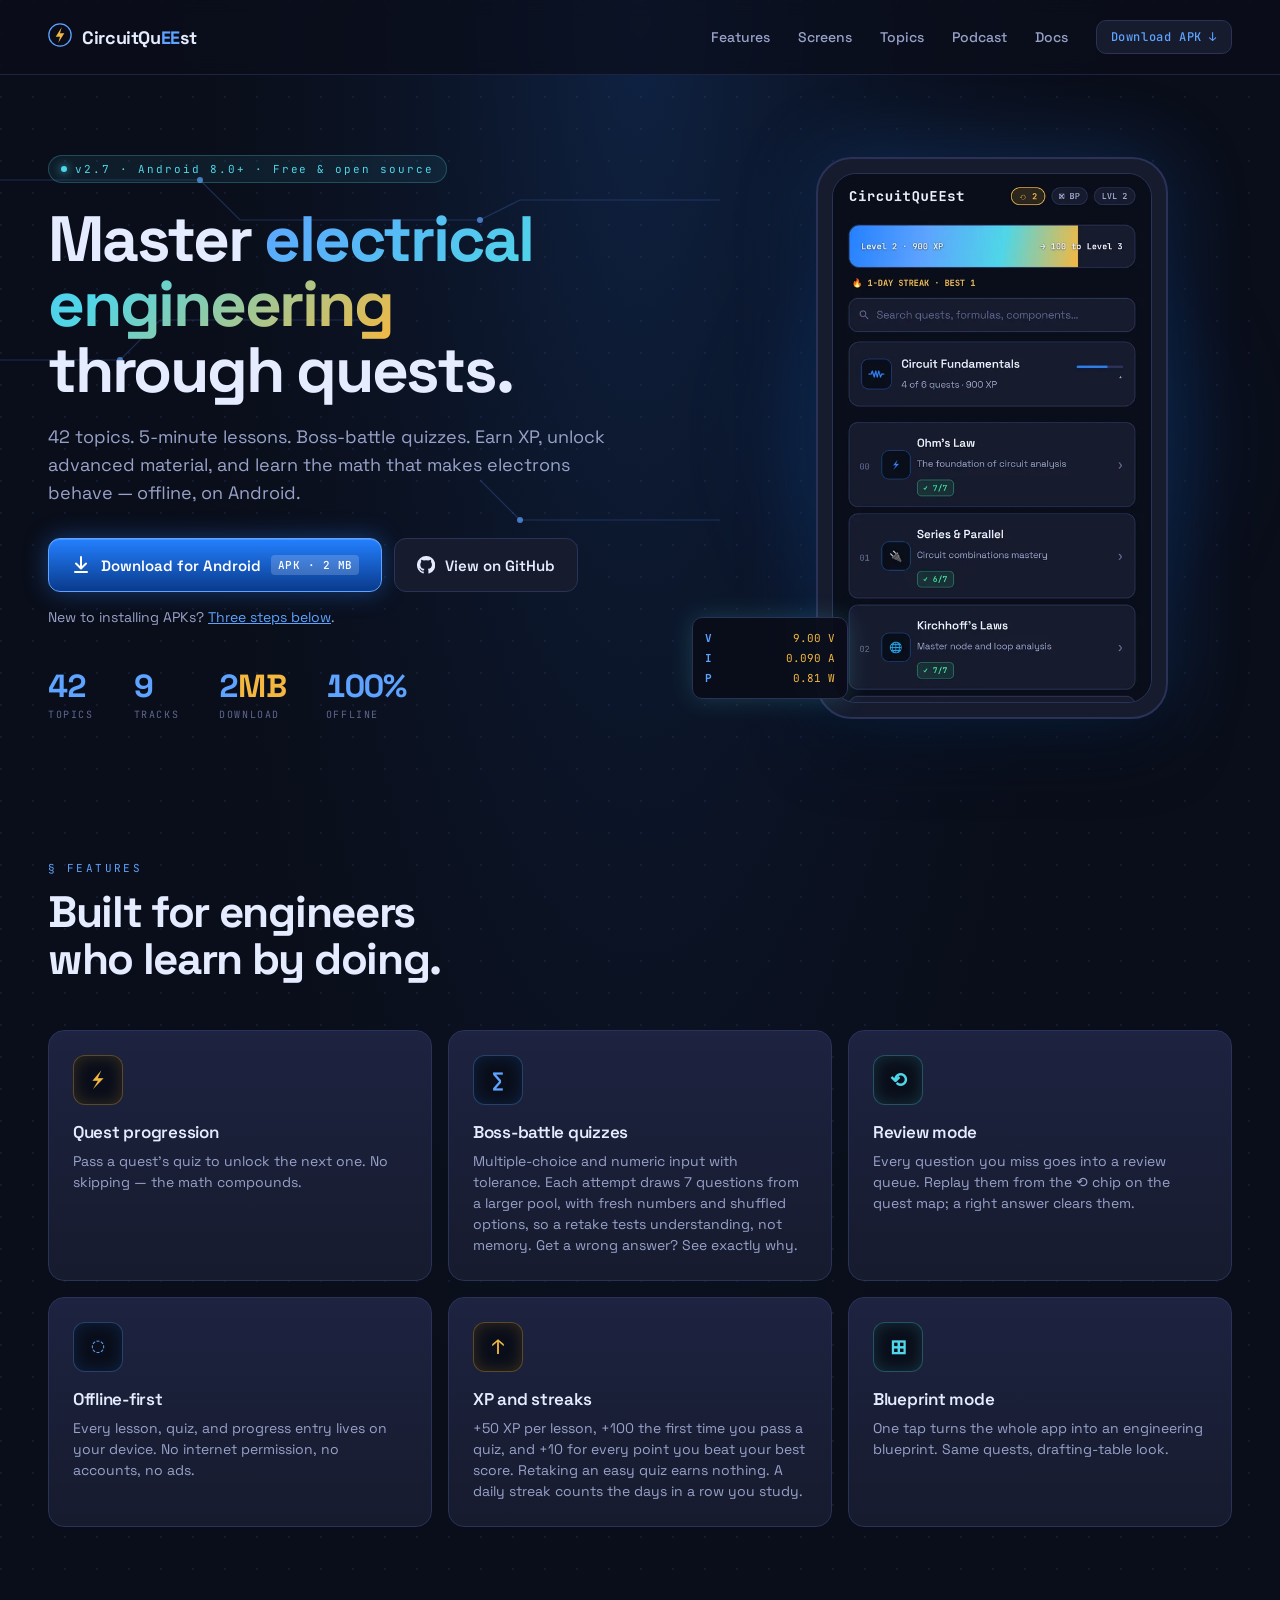
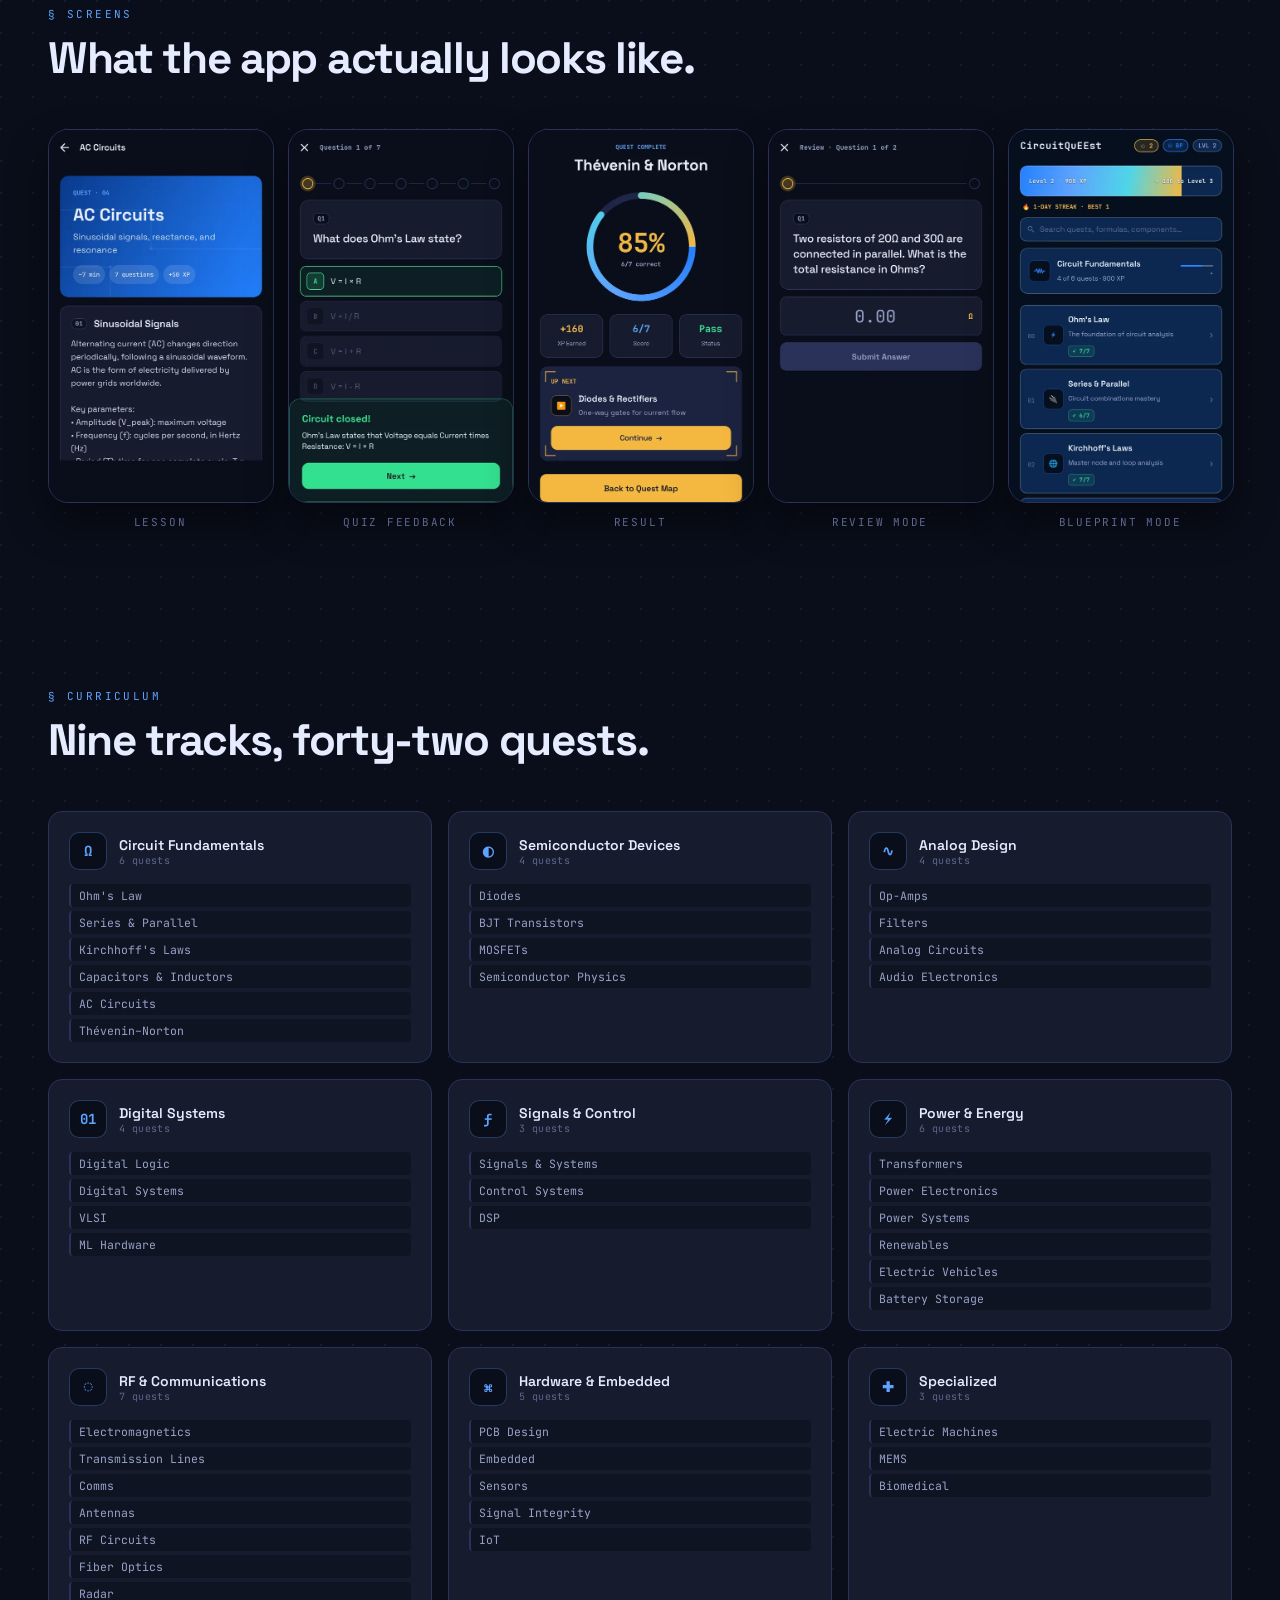
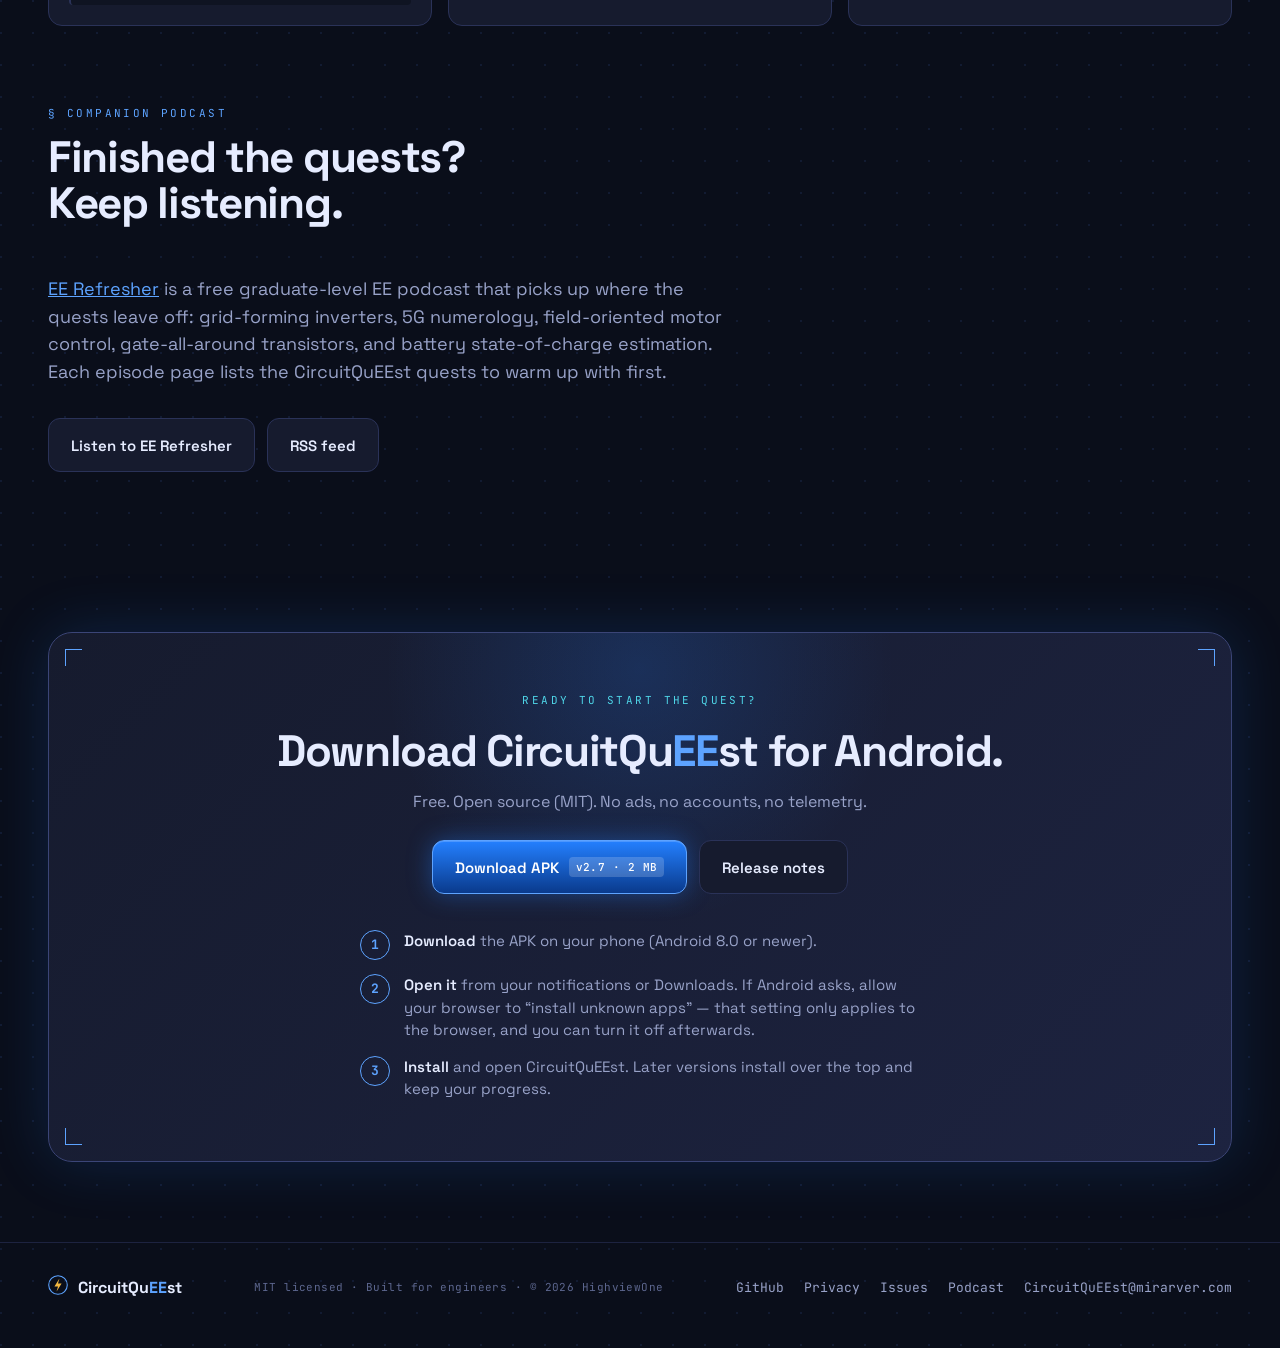
<file: docs/index.html>
<!DOCTYPE html>
<html lang="en">
<head>
<meta charset="UTF-8">
<title>CircuitQuEEst — Learn Electrical Engineering, One Quest at a Time</title>
<meta name="viewport" content="width=device-width, initial-scale=1">
<meta name="description" content="A free, offline Android app for learning electrical engineering. 42 quests across 9 tracks, from Ohm's Law to RF circuits, with lessons, quizzes and XP.">
<link rel="canonical" href="https://circuitquest.mirarver.com/">
<meta name="theme-color" content="#0a0e1a">
<link rel="icon" href="favicon.ico" sizes="48x48">
<link rel="icon" href="img/icon-192.png" type="image/png" sizes="192x192">
<link rel="apple-touch-icon" href="apple-touch-icon.png">

<meta property="og:type" content="website">
<meta property="og:site_name" content="CircuitQuEEst">
<meta property="og:title" content="CircuitQuEEst — Learn electrical engineering, one quest at a time">
<meta property="og:description" content="42 quests across 9 tracks, from Ohm's Law to RF circuits. Free, offline, no ads, no accounts. Android 8.0+.">
<meta property="og:url" content="https://circuitquest.mirarver.com/">
<meta property="og:image" content="https://circuitquest.mirarver.com/img/og-card.png">
<meta property="og:image:width" content="1024">
<meta property="og:image:height" content="500">
<meta property="og:image:alt" content="CircuitQuEEst logo: Learn electrical engineering, one quest at a time. 42 topics, quizzes, XP, offline.">
<meta name="twitter:card" content="summary_large_image">

<link rel="preconnect" href="https://fonts.googleapis.com">
<link rel="preconnect" href="https://fonts.gstatic.com" crossorigin>
<link href="https://fonts.googleapis.com/css2?family=Space+Grotesk:wght@400;500;600;700;800&family=JetBrains+Mono:wght@400;500;600;700&display=swap" rel="stylesheet">
<link rel="stylesheet" href="landing.css">
<style>
  :root {
    --cq-display: 'Space Grotesk', system-ui, sans-serif;
    --cq-mono: 'JetBrains Mono', 'Fira Code', monospace;
  }
  html, body { margin: 0; padding: 0; background: #0a0e1a; font-family: var(--cq-display); color: #e6ecff; }
  html { scroll-behavior: smooth; }
</style>
</head>
<body>

<div class="lp">
  <div class="lp__pcb" aria-hidden="true">
    <svg width="100%" height="100%" preserveAspectRatio="xMidYMid slice">
      <defs>
        <pattern id="lp-grid" width="32" height="32" patternUnits="userSpaceOnUse">
          <circle cx="1" cy="1" r="1" fill="#355397" opacity="0.25" />
        </pattern>
        <radialGradient id="lp-vig" cx="50%" cy="0%" r="80%">
          <stop offset="0%" stop-color="#2480ff" stop-opacity="0.18" />
          <stop offset="50%" stop-color="#0a0e1a" stop-opacity="0" />
        </radialGradient>
      </defs>
      <rect width="100%" height="100%" fill="url(#lp-grid)" />
      <rect width="100%" height="100%" fill="url(#lp-vig)" />
      <g stroke="#355397" stroke-width="1.2" fill="none" opacity="0.45">
        <path d="M 0 180 H 200 L 240 220 H 480 L 520 200 H 720" />
        <path d="M 0 360 H 120 L 160 320 H 360" />
        <path d="M 480 480 L 520 520 H 720" />
      </g>
      <g fill="#5da3ff" opacity="0.7">
        <circle cx="200" cy="180" r="3" />
        <circle cx="480" cy="220" r="3" />
        <circle cx="120" cy="360" r="3" />
        <circle cx="520" cy="520" r="3" />
      </g>
    </svg>
  </div>

  <header class="lp__nav">
    <a class="lp__brand" href="./">
      <span class="cq-brand__mark">
        <svg viewBox="0 0 28 28" width="24" height="24" aria-hidden="true">
          <circle cx="14" cy="14" r="13" fill="none" stroke="#5da3ff" stroke-width="1.5" />
          <path d="M16 5 L9 16 H14 L12 23 L19 12 H14 Z" fill="#f4b840" />
        </svg>
      </span>
      <span>CircuitQu<i>EE</i>st</span>
    </a>
    <nav class="lp__nav-links">
      <a href="#features">Features</a>
      <a href="#screens">Screens</a>
      <a href="#topics">Topics</a>
      <a href="#podcast">Podcast</a>
      <a href="documentation.html">Docs</a>
      <a href="#install" class="lp__nav-cta">Download APK ↓</a>
    </nav>
  </header>

  <main>
  <section class="lp__hero">
    <div class="lp__hero-text">
      <div class="lp__eyebrow">
        <span class="lp__eyebrow-dot"></span>
        v2.7 · Android 8.0+ · Free &amp; open source
      </div>
      <h1 class="lp__title">
        Master <span class="lp__title-grad">electrical engineering</span> through quests.
      </h1>
      <p class="lp__sub">
        42 topics. 5-minute lessons. Boss-battle quizzes. Earn XP, unlock advanced material, and
        learn the math that makes electrons behave — offline, on Android.
      </p>
      <div class="lp__cta-row">
        <a class="lp__btn lp__btn--primary" href="https://github.com/HighviewOne/CircuitQueest/releases/download/v2.7/CircuitQueest-v2.7.apk">
          <svg width="20" height="20" viewBox="0 0 20 20" fill="none" aria-hidden="true">
            <path d="M10 2 V13 M5 8.5 L10 13.5 L15 8.5 M4 17 H16" stroke="currentColor" stroke-width="2" stroke-linecap="round" stroke-linejoin="round" />
          </svg>
          Download for Android
          <span class="lp__btn-meta">APK · 2 MB</span>
        </a>
        <a class="lp__btn lp__btn--ghost" href="https://github.com/HighviewOne/CircuitQueest">
          <svg width="18" height="18" viewBox="0 0 18 18" fill="currentColor" aria-hidden="true"><path d="M9 0a9 9 0 0 0-2.85 17.54c.45.08.62-.2.62-.43v-1.7c-2.5.55-3.04-1.05-3.04-1.05-.4-1.05-1-1.32-1-1.32-.83-.57.06-.55.06-.55.92.07 1.4.94 1.4.94.82 1.4 2.14 1 2.66.76.08-.6.32-1 .58-1.23-2-.23-4.1-1-4.1-4.46 0-.98.35-1.78.92-2.4-.1-.23-.4-1.15.08-2.4 0 0 .76-.24 2.5.92a8.6 8.6 0 0 1 4.55 0c1.74-1.16 2.5-.92 2.5-.92.5 1.25.18 2.17.1 2.4.57.62.92 1.42.92 2.4 0 3.46-2.1 4.22-4.1 4.45.32.28.62.83.62 1.68v2.5c0 .24.17.52.62.43A9 9 0 0 0 9 0z"/></svg>
          View on GitHub
        </a>
      </div>
      <p class="lp__install-hint">New to installing APKs? <a href="#install">Three steps below</a>.</p>
      <div class="lp__stats">
        <div class="lp__stat"><div class="lp__stat-num">42</div><div class="lp__stat-lbl">Topics</div></div>
        <div class="lp__stat"><div class="lp__stat-num">9</div><div class="lp__stat-lbl">Tracks</div></div>
        <div class="lp__stat"><div class="lp__stat-num">2<i>MB</i></div><div class="lp__stat-lbl">Download</div></div>
        <div class="lp__stat"><div class="lp__stat-num">100%</div><div class="lp__stat-lbl">Offline</div></div>
      </div>
    </div>

    <div class="lp__hero-visual">
      <div class="lp__phone-glow"></div>
      <div class="lp__phone">
        <img class="lp__phone-shot" src="img/1-quest-map.webp" width="540" height="897"
             alt="The CircuitQuEEst quest map: XP bar at Level 2, a 1-day study streak, search box, and the Circuit Fundamentals quests with scores like 7/7.">
      </div>
      <div class="lp__readout" aria-hidden="true">
        <div class="lp__readout-row"><span>V</span><span>9.00 V</span></div>
        <div class="lp__readout-row"><span>I</span><span>0.090 A</span></div>
        <div class="lp__readout-row"><span>P</span><span>0.81 W</span></div>
      </div>
    </div>
  </section>

  <section id="features" class="lp__features">
    <div class="lp__section-eyebrow">§ FEATURES</div>
    <h2 class="lp__section-title">Built for engineers who learn by doing.</h2>
    <div class="lp__feature-grid">
      <div class="lp__feature">
        <div class="lp__feature-glyph lp__feature-glyph--gold">⚡</div>
        <h3>Quest progression</h3>
        <p>Pass a quest's quiz to unlock the next one. No skipping — the math compounds.</p>
      </div>
      <div class="lp__feature">
        <div class="lp__feature-glyph lp__feature-glyph--blue">∑</div>
        <h3>Boss-battle quizzes</h3>
        <p>Multiple-choice and numeric input with tolerance. Each attempt draws 7 questions from a larger pool, with fresh numbers and shuffled options, so a retake tests understanding, not memory. Get a wrong answer? See exactly why.</p>
      </div>
      <div class="lp__feature">
        <div class="lp__feature-glyph lp__feature-glyph--cyan">⟲</div>
        <h3>Review mode</h3>
        <p>Every question you miss goes into a review queue. Replay them from the ⟲ chip on the quest map; a right answer clears them.</p>
      </div>
      <div class="lp__feature">
        <div class="lp__feature-glyph lp__feature-glyph--blue">◌</div>
        <h3>Offline-first</h3>
        <p>Every lesson, quiz, and progress entry lives on your device. No internet permission, no accounts, no ads.</p>
      </div>
      <div class="lp__feature">
        <div class="lp__feature-glyph lp__feature-glyph--gold">↑</div>
        <h3>XP and streaks</h3>
        <p>+50 XP per lesson, +100 the first time you pass a quiz, and +10 for every point you beat your best score. Retaking an easy quiz earns nothing. A daily streak counts the days in a row you study.</p>
      </div>
      <div class="lp__feature">
        <div class="lp__feature-glyph lp__feature-glyph--cyan">⊞</div>
        <h3>Blueprint mode</h3>
        <p>One tap turns the whole app into an engineering blueprint. Same quests, drafting-table look.</p>
      </div>
    </div>
  </section>

  <section id="screens" class="lp__screens">
    <div class="lp__section-eyebrow">§ SCREENS</div>
    <h2 class="lp__section-title">What the app actually looks like.</h2>
    <div class="lp__shot-strip">
      <figure class="lp__shot">
        <img src="img/2-lesson.webp" width="540" height="897" loading="lazy" alt="A lesson screen with a short explanation and formula.">
        <figcaption>Lesson</figcaption>
      </figure>
      <figure class="lp__shot">
        <img src="img/3-quiz-feedback.webp" width="540" height="897" loading="lazy" alt="A quiz question, 'What does Ohm's Law state?', answered correctly with the explanation 'Circuit closed!'.">
        <figcaption>Quiz feedback</figcaption>
      </figure>
      <figure class="lp__shot">
        <img src="img/4-result.webp" width="540" height="897" loading="lazy" alt="The result screen for Thévenin &amp; Norton: 85%, 6 of 7 correct, +160 XP, pass, with Diodes &amp; Rectifiers up next.">
        <figcaption>Result</figcaption>
      </figure>
      <figure class="lp__shot">
        <img src="img/5-review.webp" width="540" height="897" loading="lazy" alt="Review mode replaying a missed question: two resistors of 20 and 30 ohms in parallel, with a numeric answer box.">
        <figcaption>Review mode</figcaption>
      </figure>
      <figure class="lp__shot">
        <img src="img/6-blueprint.webp" width="540" height="897" loading="lazy" alt="The quest map in blueprint mode, drawn in blueprint blues.">
        <figcaption>Blueprint mode</figcaption>
      </figure>
    </div>
  </section>

  <section id="topics" class="lp__topics">
    <div class="lp__section-eyebrow">§ CURRICULUM</div>
    <h2 class="lp__section-title">Nine tracks, forty-two quests.</h2>
    <div class="lp__topic-grid">
      <div class="lp__track">
        <div class="lp__track-head"><span class="lp__track-glyph">Ω</span><div><div class="lp__track-name">Circuit Fundamentals</div><div class="lp__track-meta">6 quests</div></div></div>
        <ul class="lp__track-topics"><li>Ohm's Law</li><li>Series &amp; Parallel</li><li>Kirchhoff's Laws</li><li>Capacitors &amp; Inductors</li><li>AC Circuits</li><li>Thévenin–Norton</li></ul>
      </div>
      <div class="lp__track">
        <div class="lp__track-head"><span class="lp__track-glyph">◐</span><div><div class="lp__track-name">Semiconductor Devices</div><div class="lp__track-meta">4 quests</div></div></div>
        <ul class="lp__track-topics"><li>Diodes</li><li>BJT Transistors</li><li>MOSFETs</li><li>Semiconductor Physics</li></ul>
      </div>
      <div class="lp__track">
        <div class="lp__track-head"><span class="lp__track-glyph">∿</span><div><div class="lp__track-name">Analog Design</div><div class="lp__track-meta">4 quests</div></div></div>
        <ul class="lp__track-topics"><li>Op-Amps</li><li>Filters</li><li>Analog Circuits</li><li>Audio Electronics</li></ul>
      </div>
      <div class="lp__track">
        <div class="lp__track-head"><span class="lp__track-glyph">01</span><div><div class="lp__track-name">Digital Systems</div><div class="lp__track-meta">4 quests</div></div></div>
        <ul class="lp__track-topics"><li>Digital Logic</li><li>Digital Systems</li><li>VLSI</li><li>ML Hardware</li></ul>
      </div>
      <div class="lp__track">
        <div class="lp__track-head"><span class="lp__track-glyph">ƒ</span><div><div class="lp__track-name">Signals &amp; Control</div><div class="lp__track-meta">3 quests</div></div></div>
        <ul class="lp__track-topics"><li>Signals &amp; Systems</li><li>Control Systems</li><li>DSP</li></ul>
      </div>
      <div class="lp__track">
        <div class="lp__track-head"><span class="lp__track-glyph">⚡</span><div><div class="lp__track-name">Power &amp; Energy</div><div class="lp__track-meta">6 quests</div></div></div>
        <ul class="lp__track-topics"><li>Transformers</li><li>Power Electronics</li><li>Power Systems</li><li>Renewables</li><li>Electric Vehicles</li><li>Battery Storage</li></ul>
      </div>
      <div class="lp__track">
        <div class="lp__track-head"><span class="lp__track-glyph">◌</span><div><div class="lp__track-name">RF &amp; Communications</div><div class="lp__track-meta">7 quests</div></div></div>
        <ul class="lp__track-topics"><li>Electromagnetics</li><li>Transmission Lines</li><li>Comms</li><li>Antennas</li><li>RF Circuits</li><li>Fiber Optics</li><li>Radar</li></ul>
      </div>
      <div class="lp__track">
        <div class="lp__track-head"><span class="lp__track-glyph">⌘</span><div><div class="lp__track-name">Hardware &amp; Embedded</div><div class="lp__track-meta">5 quests</div></div></div>
        <ul class="lp__track-topics"><li>PCB Design</li><li>Embedded</li><li>Sensors</li><li>Signal Integrity</li><li>IoT</li></ul>
      </div>
      <div class="lp__track">
        <div class="lp__track-head"><span class="lp__track-glyph">✚</span><div><div class="lp__track-name">Specialized</div><div class="lp__track-meta">3 quests</div></div></div>
        <ul class="lp__track-topics"><li>Electric Machines</li><li>MEMS</li><li>Biomedical</li></ul>
      </div>
    </div>
  </section>

  <section id="podcast" class="lp__podcast">
    <div class="lp__section-eyebrow">§ COMPANION PODCAST</div>
    <h2 class="lp__section-title">Finished the quests? Keep listening.</h2>
    <p class="lp__sub">
      <a href="https://eerefresher.mirarver.com/">EE Refresher</a> is a free graduate-level EE podcast
      that picks up where the quests leave off: grid-forming inverters, 5G numerology, field-oriented
      motor control, gate-all-around transistors, and battery state-of-charge estimation. Each episode
      page lists the CircuitQuEEst quests to warm up with first.
    </p>
    <div class="lp__cta-row">
      <a class="lp__btn lp__btn--ghost" href="https://eerefresher.mirarver.com/">Listen to EE Refresher</a>
      <a class="lp__btn lp__btn--ghost" href="https://eerefresher.mirarver.com/feed.xml">RSS feed</a>
    </div>
  </section>

  <section id="install" class="lp__cta">
    <div class="lp__cta-card">
      <div class="lp__cta-corners"><i></i><i></i><i></i><i></i></div>
      <div class="lp__cta-eyebrow">READY TO START THE QUEST?</div>
      <h2>Download CircuitQu<i>EE</i>st for Android.</h2>
      <p>Free. Open source (MIT). No ads, no accounts, no telemetry.</p>
      <div class="lp__cta-row">
        <a class="lp__btn lp__btn--primary" href="https://github.com/HighviewOne/CircuitQueest/releases/download/v2.7/CircuitQueest-v2.7.apk">Download APK <span class="lp__btn-meta">v2.7 · 2 MB</span></a>
        <a class="lp__btn lp__btn--ghost" href="https://github.com/HighviewOne/CircuitQueest/releases/latest">Release notes</a>
      </div>
      <ol class="lp__steps">
        <li><span><b>Download</b> the APK on your phone (Android 8.0 or newer).</span></li>
        <li><span><b>Open it</b> from your notifications or Downloads. If Android asks, allow your browser to
          “install unknown apps” — that setting only applies to the browser, and you can turn it off afterwards.</span></li>
        <li><span><b>Install</b> and open CircuitQuEEst. Later versions install over the top and keep your progress.</span></li>
      </ol>
    </div>
  </section>
  </main>

  <footer class="lp__footer">
    <div class="lp__footer-brand">
      <span class="cq-brand__mark">
        <svg viewBox="0 0 28 28" width="20" height="20" aria-hidden="true">
          <circle cx="14" cy="14" r="13" fill="none" stroke="#5da3ff" stroke-width="1.5" />
          <path d="M16 5 L9 16 H14 L12 23 L19 12 H14 Z" fill="#f4b840" />
        </svg>
      </span>
      <span>CircuitQu<i>EE</i>st</span>
    </div>
    <div class="lp__footer-text">MIT licensed · Built for engineers · © 2026 HighviewOne</div>
    <div class="lp__footer-links">
      <a href="https://github.com/HighviewOne/CircuitQueest">GitHub</a><a href="privacy.html">Privacy</a><a href="https://github.com/HighviewOne/CircuitQueest/issues">Issues</a>
      <a href="https://eerefresher.mirarver.com/">Podcast</a><a href="mailto:CircuitQuEEst@mirarver.com">CircuitQuEEst@mirarver.com</a>
    </div>
  </footer>
</div>

</body>
</html>
</file>
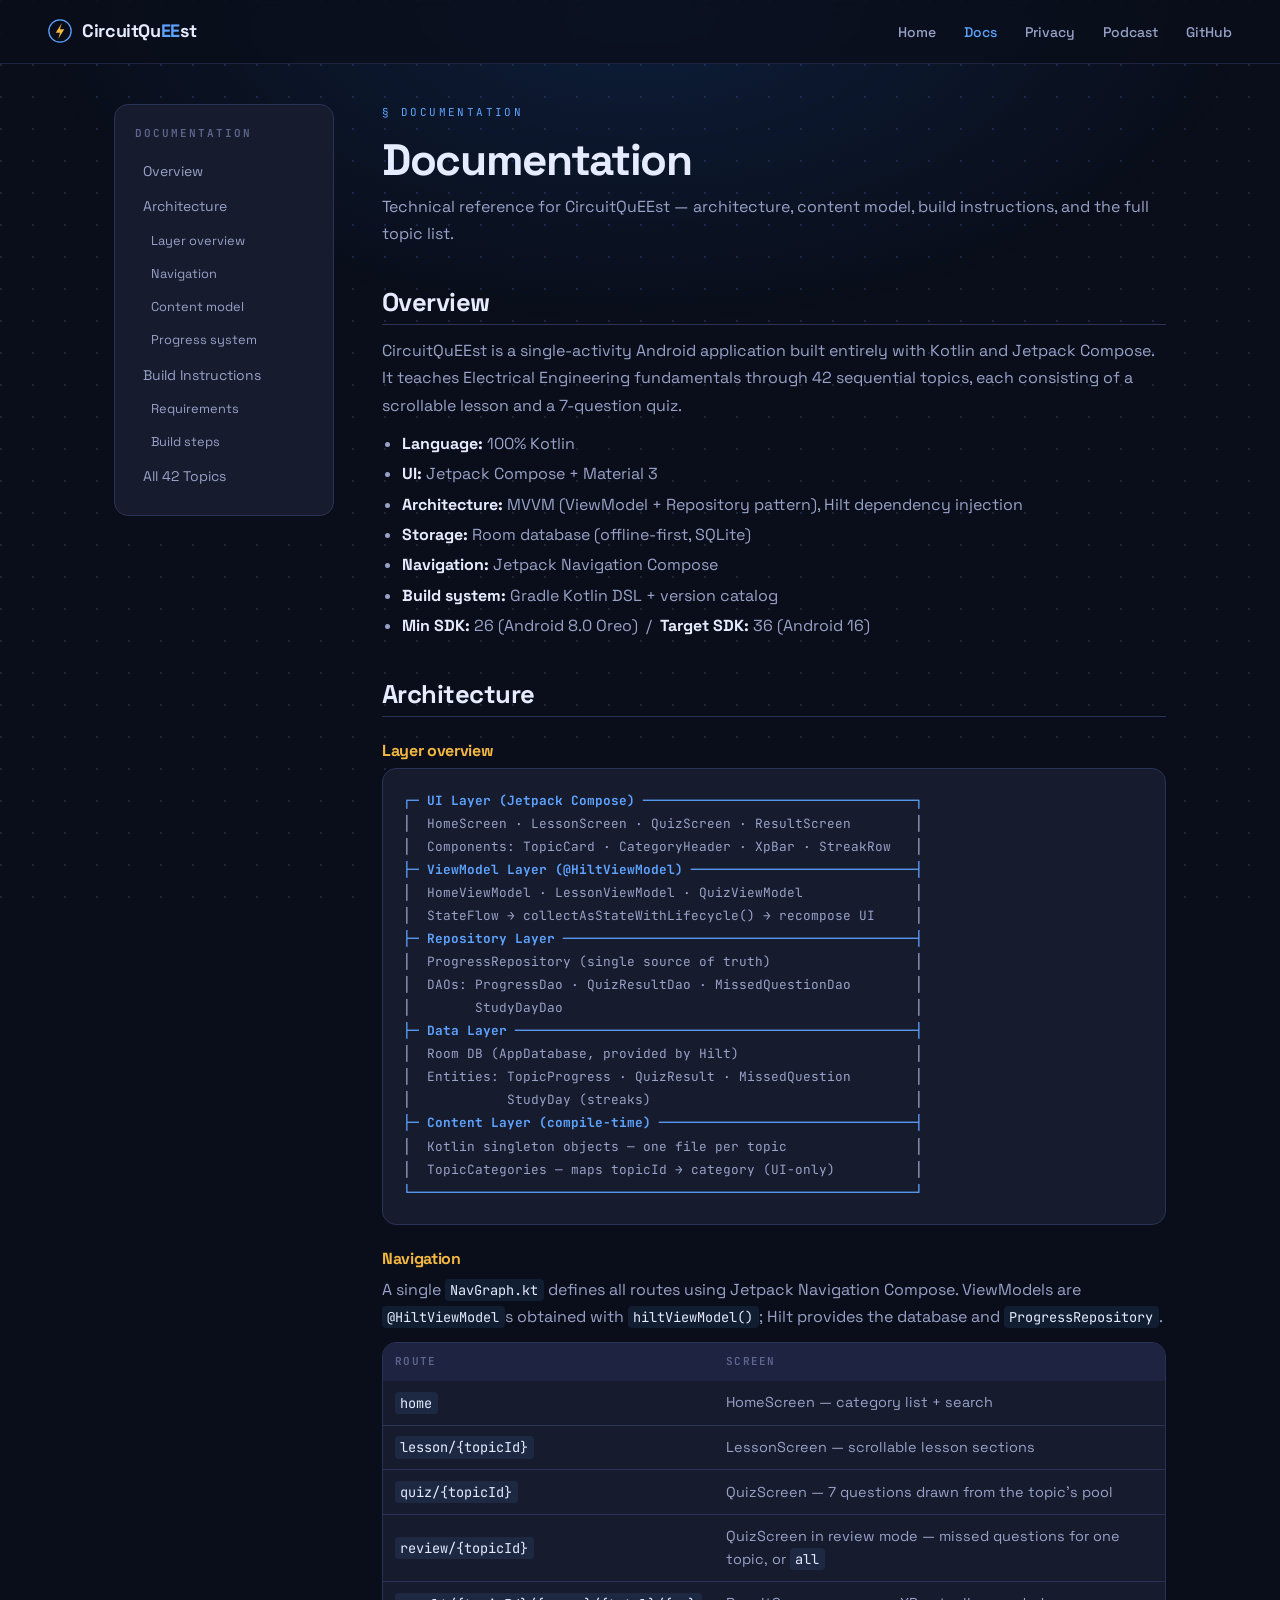
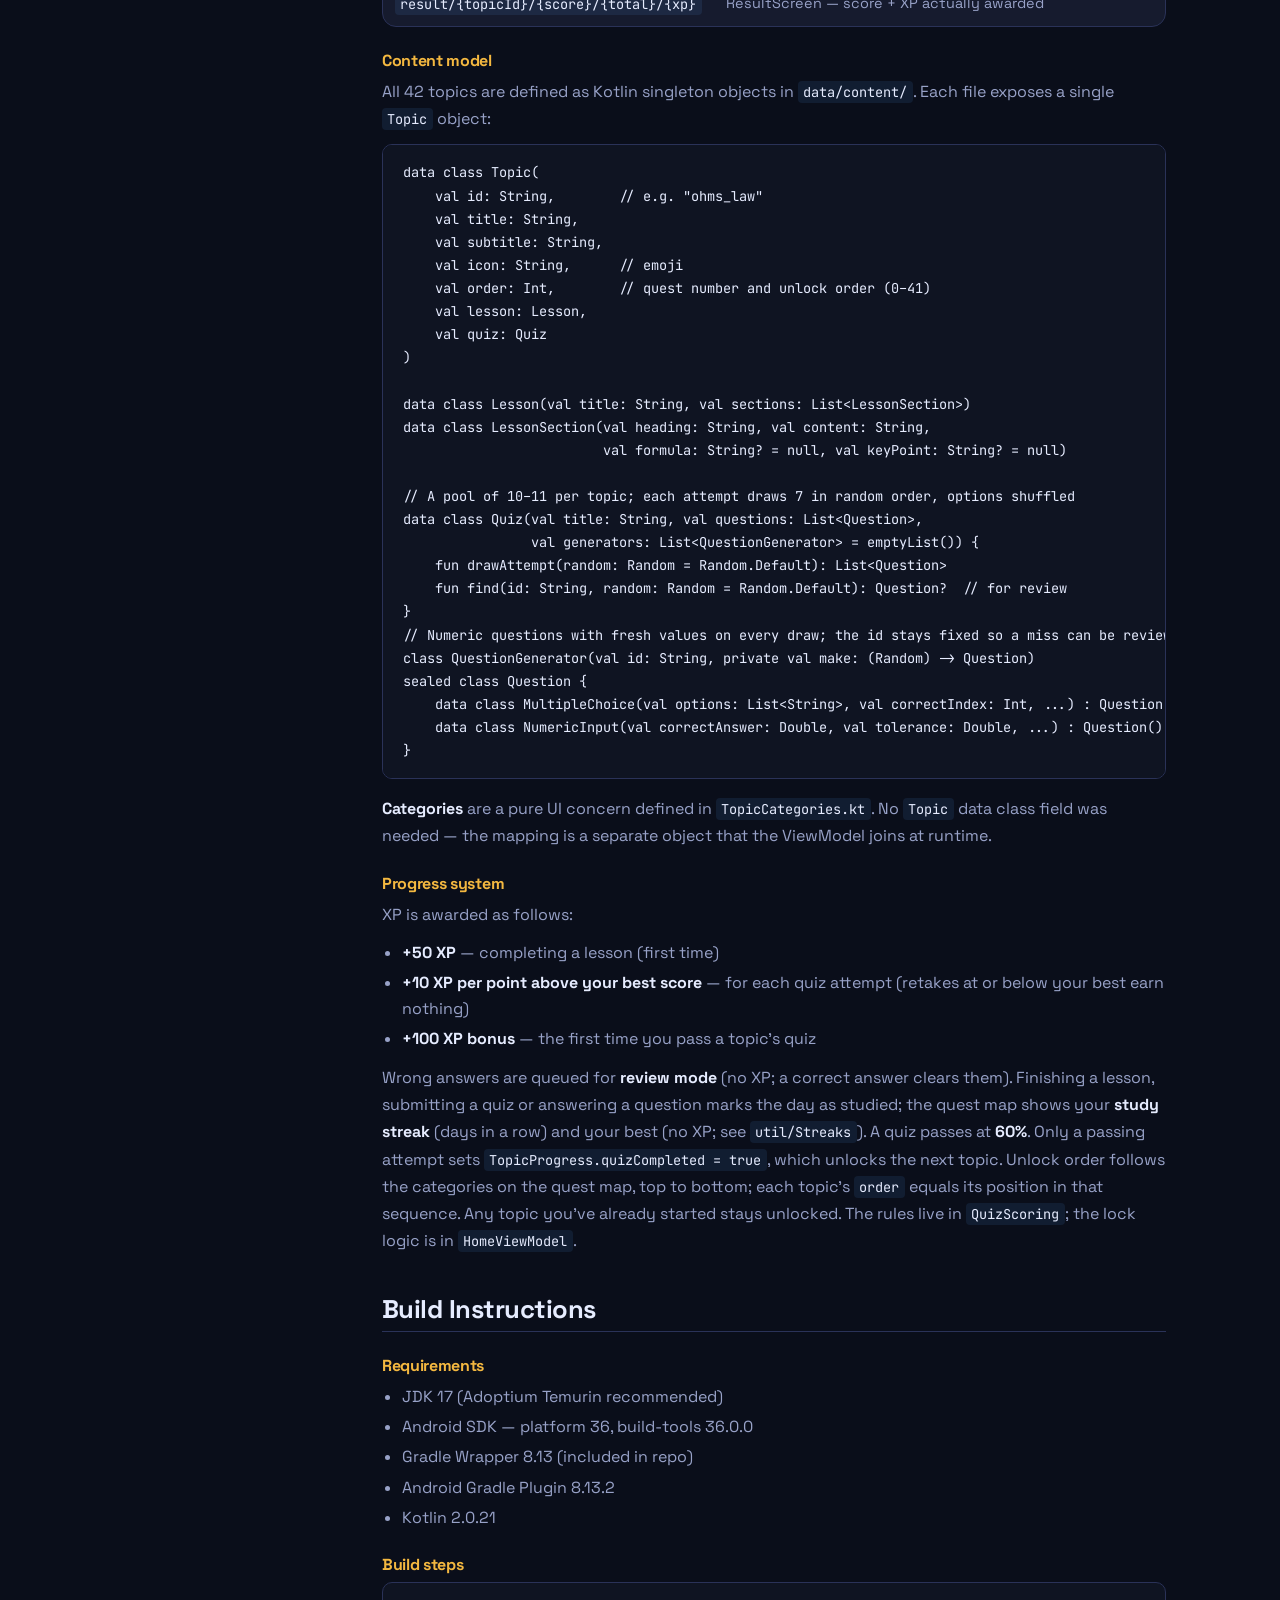
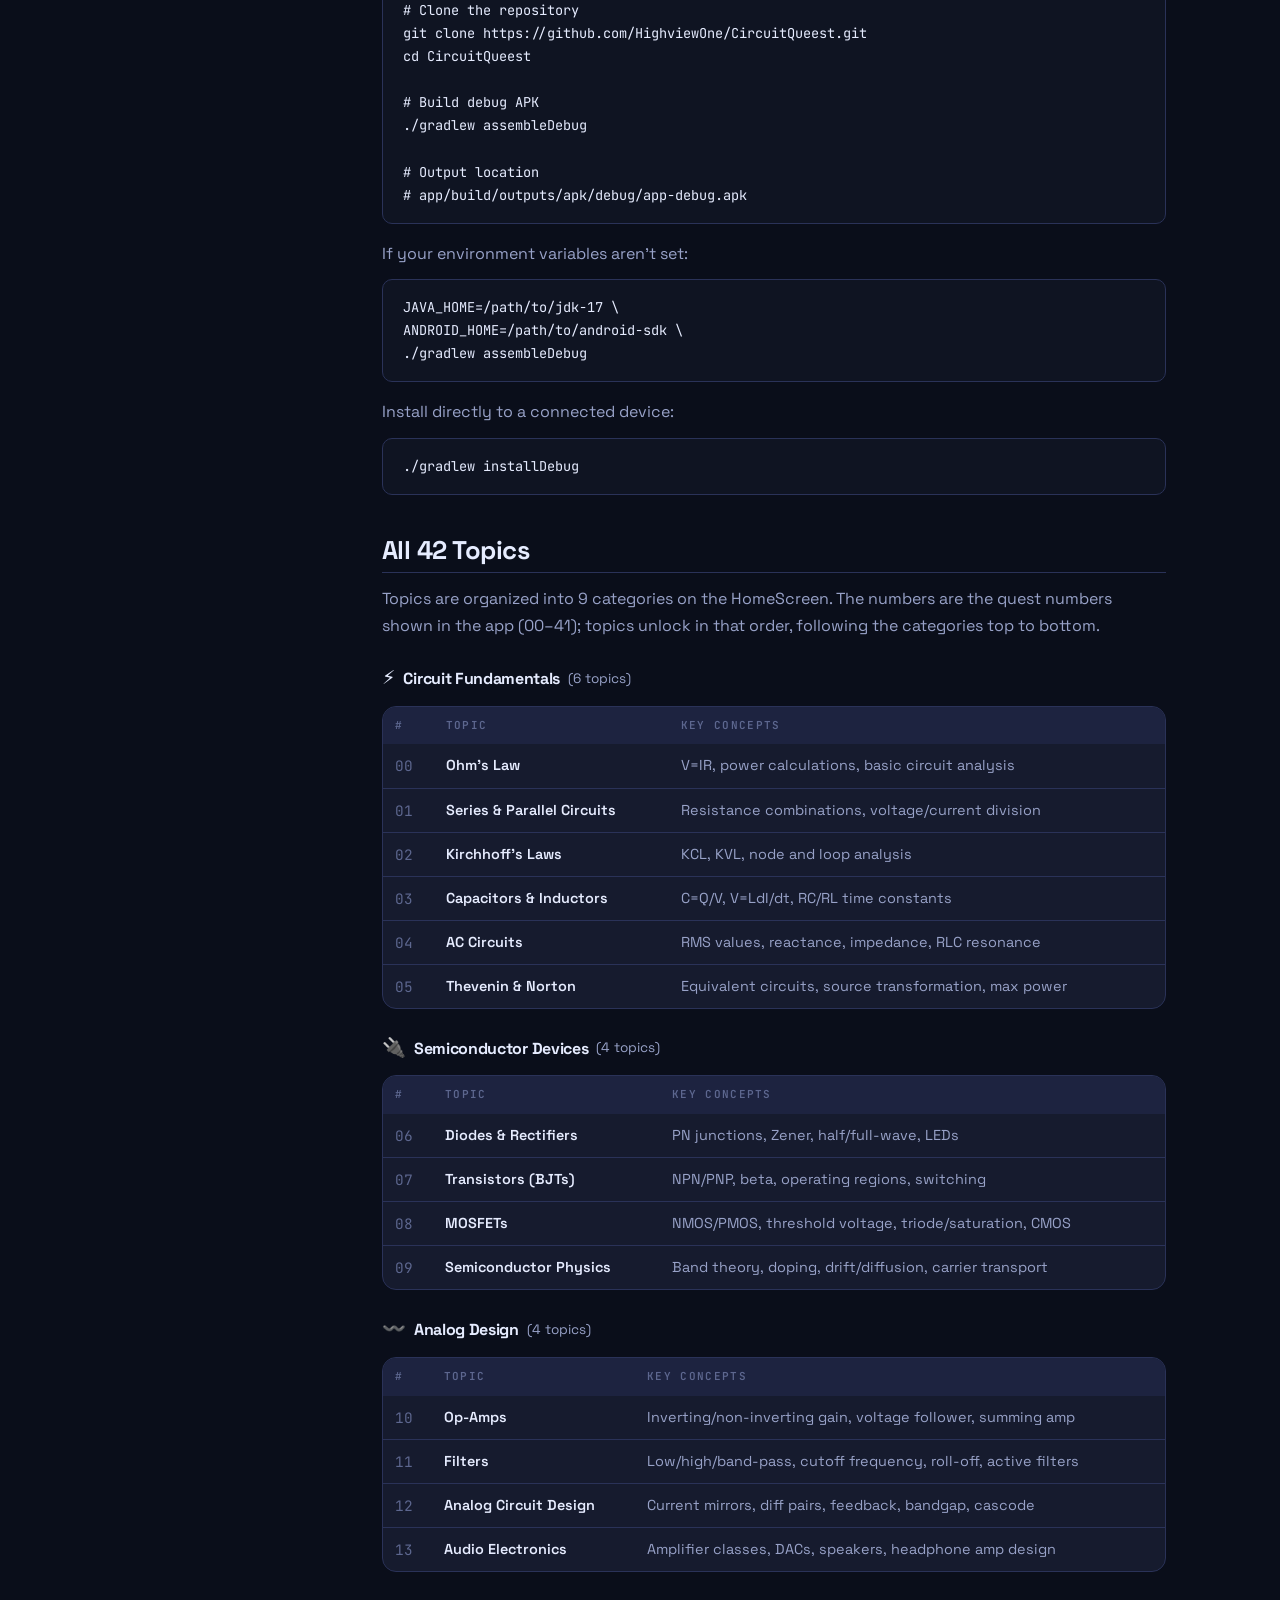
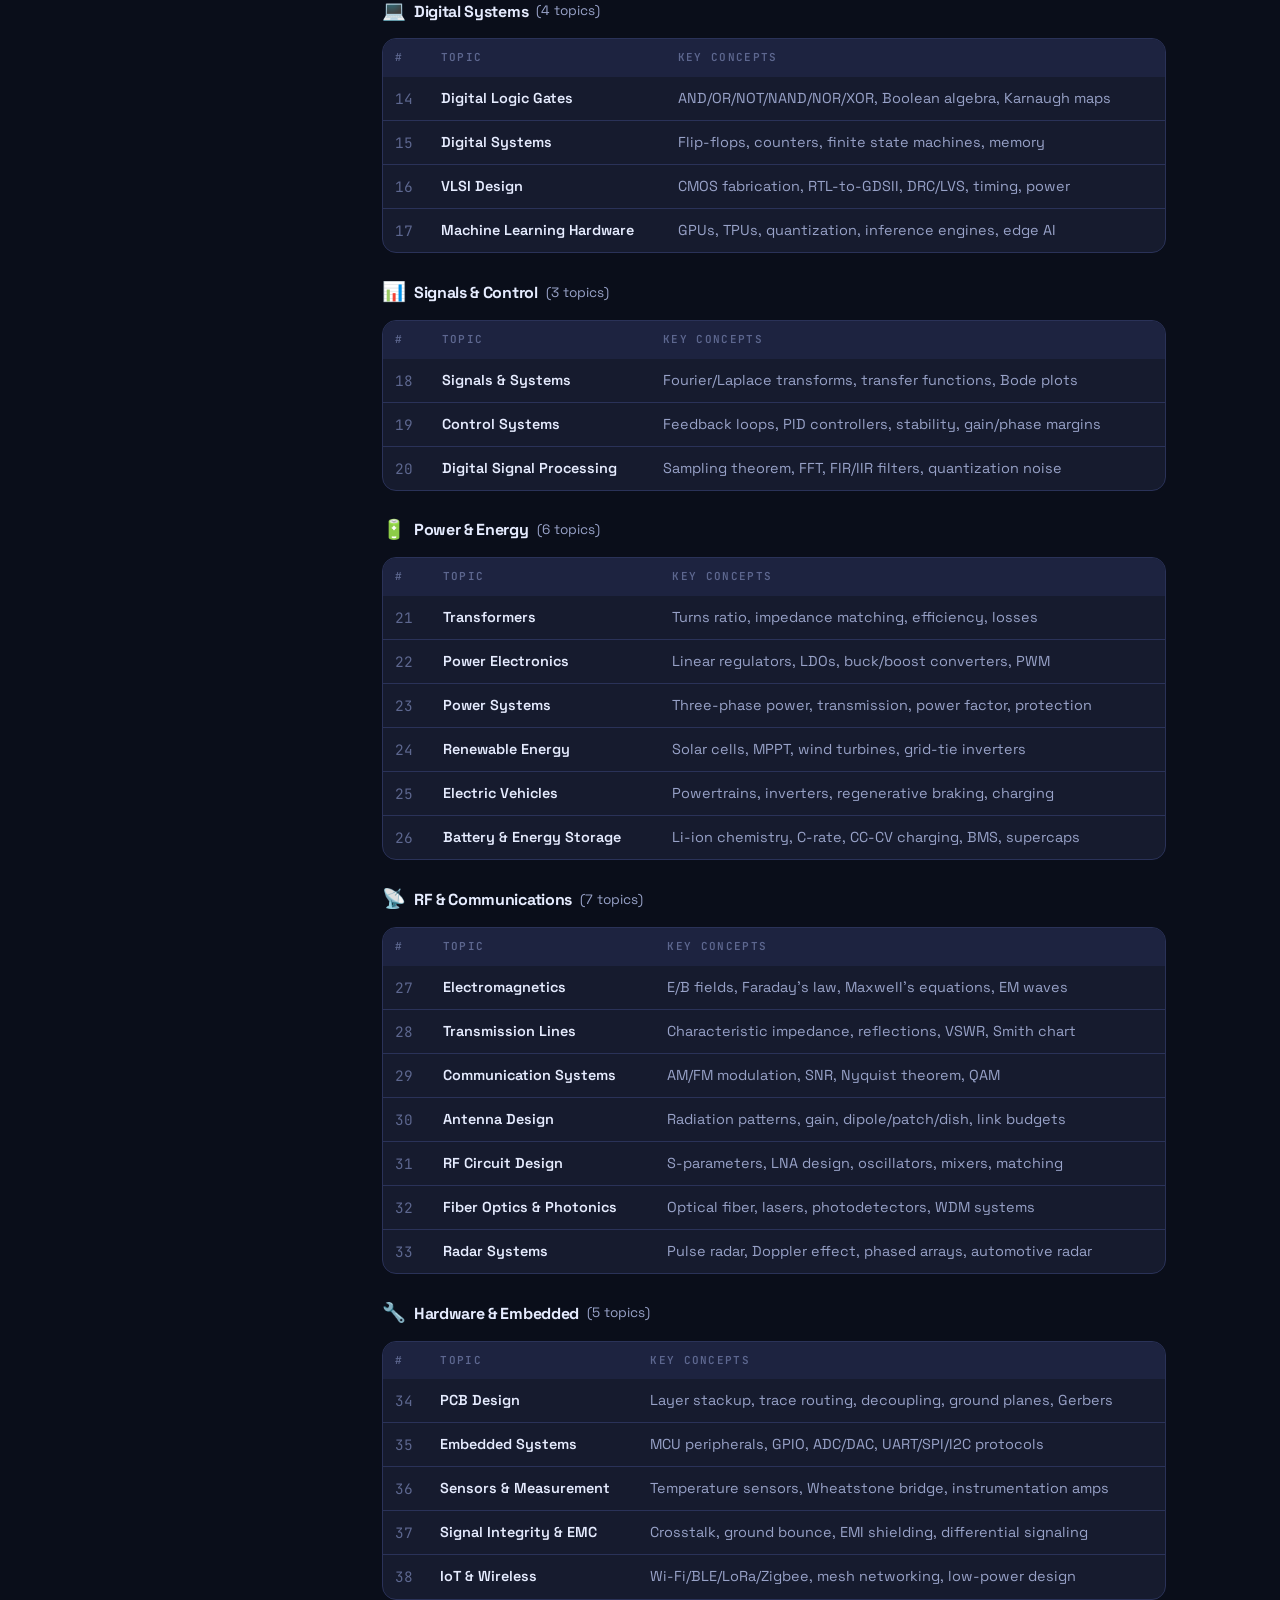
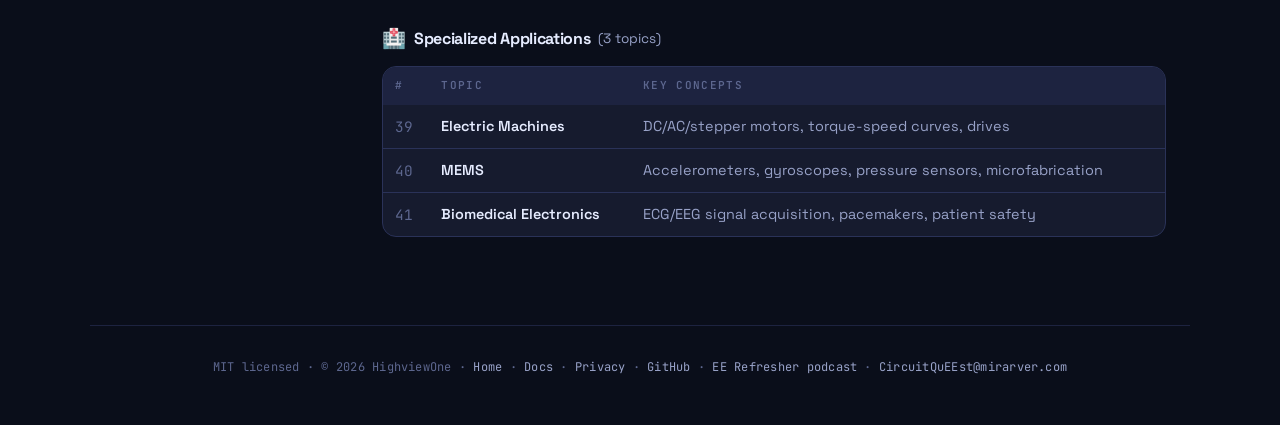
<file: docs/documentation.html>
<!DOCTYPE html>
<html lang="en">
<head>
  <meta charset="UTF-8">
  <meta name="viewport" content="width=device-width, initial-scale=1.0">
  <title>Documentation — CircuitQuEEst</title>
  <meta name="description" content="CircuitQuEEst documentation: architecture, topic list, build instructions.">
  <link rel="canonical" href="https://circuitquest.mirarver.com/documentation.html">
  <meta name="theme-color" content="#0a0e1a">
  <link rel="icon" href="favicon.ico" sizes="48x48">
  <link rel="icon" href="img/icon-192.png" type="image/png" sizes="192x192">
  <link rel="apple-touch-icon" href="apple-touch-icon.png">
  <link rel="preconnect" href="https://fonts.googleapis.com">
  <link rel="preconnect" href="https://fonts.gstatic.com" crossorigin>
  <link href="https://fonts.googleapis.com/css2?family=Space+Grotesk:wght@400;500;600;700&family=JetBrains+Mono:wght@400;500;600&display=swap" rel="stylesheet">
  <link rel="stylesheet" href="style.css">
  <style>
    .docs-layout {
      max-width: 1100px;
      margin: 0 auto;
      padding: 2.5rem 1.5rem 4rem;
      display: grid;
      grid-template-columns: 220px minmax(0, 1fr);
      gap: 3rem;
      align-items: start;
    }


    /* Sidebar */
    .docs-sidebar {
      position: sticky;
      top: 80px;
      background: var(--surface);
      border: 1px solid var(--border);
      border-radius: var(--radius);
      padding: 1.25rem;
    }

    .sidebar-title {
      font-family: var(--mono);
      font-size: 11px;
      font-weight: 600;
      color: var(--text-dim);
      text-transform: uppercase;
      letter-spacing: 0.18em;
      margin-bottom: 0.75rem;
    }

    .sidebar-nav { list-style: none; }
    .sidebar-nav li { margin-bottom: 0.1rem; }
    .sidebar-nav a {
      display: block;
      padding: 0.35rem 0.5rem;
      border-radius: 6px;
      color: var(--text-muted);
      text-decoration: none;
      font-size: 0.875rem;
      transition: background 0.15s, color 0.15s;
    }
    .sidebar-nav a:hover { background: var(--surface-lite); color: var(--text); }
    .sidebar-nav .sub { padding-left: 1rem; font-size: 0.8rem; }

    /* Content */
    .docs-content h1 { font-size: 44px; letter-spacing: -0.03em; margin-bottom: 0.4rem; }
    .docs-content h2 {
      font-size: 1.6rem;
      color: var(--text);
      margin-top: 2.5rem;
      margin-bottom: 0.75rem;
      padding-bottom: 0.4rem;
      border-bottom: 1px solid var(--border);
    }
    .docs-content h3 {
      font-size: 1rem;
      color: var(--gold);
      margin-top: 1.5rem;
      margin-bottom: 0.5rem;
    }
    .docs-content p { color: var(--text-muted); margin-bottom: 0.75rem; line-height: 1.7; }
    .docs-content ul { margin: 0.5rem 0 0.75rem 1.25rem; color: var(--text-muted); }
    .docs-content ul li { margin-bottom: 0.3rem; }
    .docs-content strong { color: var(--text); }
    .docs-content table { margin-bottom: 1rem; }
    .topic-table-wrap table { margin-bottom: 0; }

    /* Architecture diagram */
    .arch-box {
      background: var(--surface);
      border: 1px solid var(--border);
      border-radius: var(--radius);
      padding: 1.25rem;
      font-family: var(--mono);
      font-size: 0.8rem;
      line-height: 1.8;
      color: var(--text-muted);
      overflow-x: auto;
      white-space: pre;
    }
    .arch-layer { color: var(--blue-light); font-weight: 700; }
    .arch-arrow { color: var(--gold); }

    /* Category topics table */
    .cat-section { margin-top: 1.5rem; }
    .cat-header {
      display: flex;
      align-items: center;
      gap: 0.5rem;
      margin-bottom: 0.75rem;
    }
    .cat-header .icon { font-size: 1.2rem; }
    .cat-header h3 { margin: 0; color: var(--text); }
    .cat-header .count { color: var(--text-muted); font-size: 0.85rem; }

    .topic-table-wrap {
      background: var(--surface);
      border: 1px solid var(--border);
      border-radius: var(--radius);
      overflow: hidden;
      margin-bottom: 1.5rem;
    }

    /* Phones: the sidebar becomes a sticky, swipeable row of section links under the nav. */
    @media (max-width: 760px) {
      .docs-layout { grid-template-columns: minmax(0, 1fr); gap: 1.5rem; padding: 0 0 3rem; }
      .docs-sidebar {
        top: 56px;
        z-index: 50;
        border-radius: 0;
        border-width: 0 0 1px;
        background: rgba(10,14,26,0.92);
        backdrop-filter: blur(8px);
        -webkit-backdrop-filter: blur(8px);
        padding: 10px 16px;
      }
      .sidebar-title { display: none; }
      .sidebar-nav { display: flex; gap: 8px; overflow-x: auto; scrollbar-width: none; }
      .sidebar-nav::-webkit-scrollbar { display: none; }
      .sidebar-nav li { margin: 0; flex-shrink: 0; }
      .sidebar-nav li:has(> .sub) { display: none; }
      .sidebar-nav a { white-space: nowrap; border: 1px solid var(--border); border-radius: 100px; padding: 5px 12px; }
      .docs-content { padding: 0 16px; }
      .docs-content h1 { font-size: 34px; }
      .topic-table-wrap { overflow-x: auto; }
      .topic-table-wrap td code { white-space: nowrap; }
    }
  </style>
</head>
<body>

<nav>
  <a href="./" class="nav-brand" aria-label="CircuitQuEEst home">
    <svg viewBox="0 0 28 28" width="24" height="24" aria-hidden="true">
      <circle cx="14" cy="14" r="13" fill="none" stroke="#5da3ff" stroke-width="1.5" />
      <path d="M16 5 L9 16 H14 L12 23 L19 12 H14 Z" fill="#f4b840" />
    </svg>
    <span class="brand-text">CircuitQu<i>EE</i>st</span>
  </a>
  <ul class="nav-links">
    <li><a href="./">Home</a></li>
    <li><a href="documentation.html" class="active" aria-current="page">Docs</a></li>
    <li><a href="privacy.html">Privacy</a></li>
    <li class="ext"><a href="https://eerefresher.mirarver.com/">Podcast</a></li>
    <li class="ext"><a href="https://github.com/HighviewOne/CircuitQueest">GitHub</a></li>
  </ul>
</nav>

<div class="docs-layout">

  <!-- Sidebar -->
  <aside class="docs-sidebar">
    <div class="sidebar-title">Documentation</div>
    <ul class="sidebar-nav">
      <li><a href="#overview">Overview</a></li>
      <li><a href="#architecture">Architecture</a></li>
      <li><a class="sub" href="#layers">Layer overview</a></li>
      <li><a class="sub" href="#navigation">Navigation</a></li>
      <li><a class="sub" href="#content">Content model</a></li>
      <li><a class="sub" href="#progress">Progress system</a></li>
      <li><a href="#build">Build Instructions</a></li>
      <li><a class="sub" href="#requirements">Requirements</a></li>
      <li><a class="sub" href="#steps">Build steps</a></li>
      <li><a href="#topics">All 42 Topics</a></li>
    </ul>
  </aside>

  <!-- Main content -->
  <main class="docs-content">
    <div class="page-eyebrow">§ DOCUMENTATION</div>
    <h1>Documentation</h1>
    <p>Technical reference for CircuitQuEEst — architecture, content model, build instructions, and the full topic list.</p>

    <!-- Overview -->
    <h2 id="overview">Overview</h2>
    <p>
      CircuitQuEEst is a single-activity Android application built entirely with Kotlin and Jetpack Compose. It teaches Electrical Engineering fundamentals through 42 sequential topics, each consisting of a scrollable lesson and a 7-question quiz.
    </p>
    <ul>
      <li><strong>Language:</strong> 100% Kotlin</li>
      <li><strong>UI:</strong> Jetpack Compose + Material 3</li>
      <li><strong>Architecture:</strong> MVVM (ViewModel + Repository pattern), Hilt dependency injection</li>
      <li><strong>Storage:</strong> Room database (offline-first, SQLite)</li>
      <li><strong>Navigation:</strong> Jetpack Navigation Compose</li>
      <li><strong>Build system:</strong> Gradle Kotlin DSL + version catalog</li>
      <li><strong>Min SDK:</strong> 26 (Android 8.0 Oreo) &nbsp;/&nbsp; <strong>Target SDK:</strong> 36 (Android 16)</li>
    </ul>

    <!-- Architecture -->
    <h2 id="architecture">Architecture</h2>

    <h3 id="layers">Layer overview</h3>
    <div class="arch-box"><span class="arch-layer">┌─ UI Layer (Jetpack Compose) ──────────────────────────────────┐</span>
│  HomeScreen · LessonScreen · QuizScreen · ResultScreen        │
│  Components: TopicCard · CategoryHeader · XpBar · StreakRow   │
<span class="arch-layer">├─ ViewModel Layer (@HiltViewModel) ────────────────────────────┤</span>
│  HomeViewModel · LessonViewModel · QuizViewModel              │
│  StateFlow → collectAsStateWithLifecycle() → recompose UI     │
<span class="arch-layer">├─ Repository Layer ────────────────────────────────────────────┤</span>
│  ProgressRepository (single source of truth)                  │
│  DAOs: ProgressDao · QuizResultDao · MissedQuestionDao        │
│        StudyDayDao                                            │
<span class="arch-layer">├─ Data Layer ──────────────────────────────────────────────────┤</span>
│  Room DB (AppDatabase, provided by Hilt)                      │
│  Entities: TopicProgress · QuizResult · MissedQuestion        │
│            StudyDay (streaks)                                 │
<span class="arch-layer">├─ Content Layer (compile-time) ────────────────────────────────┤</span>
│  Kotlin singleton objects — one file per topic                │
│  TopicCategories — maps topicId → category (UI-only)          │
<span class="arch-layer">└───────────────────────────────────────────────────────────────┘</span></div>

    <h3 id="navigation">Navigation</h3>
    <p>
      A single <code>NavGraph.kt</code> defines all routes using Jetpack Navigation Compose. ViewModels are <code>@HiltViewModel</code>s obtained with <code>hiltViewModel()</code>; Hilt provides the database and <code>ProgressRepository</code>.
    </p>
    <div class="topic-table-wrap">
    <table>
      <thead><tr><th>Route</th><th>Screen</th></tr></thead>
      <tbody>
        <tr><td><code>home</code></td><td>HomeScreen — category list + search</td></tr>
        <tr><td><code>lesson/{topicId}</code></td><td>LessonScreen — scrollable lesson sections</td></tr>
        <tr><td><code>quiz/{topicId}</code></td><td>QuizScreen — 7 questions drawn from the topic's pool</td></tr>
        <tr><td><code>review/{topicId}</code></td><td>QuizScreen in review mode — missed questions for one topic, or <code>all</code></td></tr>
        <tr><td><code>result/{topicId}/{score}/{total}/{xp}</code></td><td>ResultScreen — score + XP actually awarded</td></tr>
      </tbody>
    </table>
    </div>

    <h3 id="content">Content model</h3>
    <p>
      All 42 topics are defined as Kotlin singleton objects in <code>data/content/</code>. Each file exposes a single <code>Topic</code> object:
    </p>
    <pre><code>data class Topic(
    val id: String,        // e.g. "ohms_law"
    val title: String,
    val subtitle: String,
    val icon: String,      // emoji
    val order: Int,        // quest number and unlock order (0–41)
    val lesson: Lesson,
    val quiz: Quiz
)

data class Lesson(val title: String, val sections: List&lt;LessonSection&gt;)
data class LessonSection(val heading: String, val content: String,
                         val formula: String? = null, val keyPoint: String? = null)

// A pool of 10–11 per topic; each attempt draws 7 in random order, options shuffled
data class Quiz(val title: String, val questions: List&lt;Question&gt;,
                val generators: List&lt;QuestionGenerator&gt; = emptyList()) {
    fun drawAttempt(random: Random = Random.Default): List&lt;Question&gt;
    fun find(id: String, random: Random = Random.Default): Question?  // for review
}
// Numeric questions with fresh values on every draw; the id stays fixed so a miss can be reviewed
class QuestionGenerator(val id: String, private val make: (Random) -&gt; Question)
sealed class Question {
    data class MultipleChoice(val options: List&lt;String&gt;, val correctIndex: Int, ...) : Question()
    data class NumericInput(val correctAnswer: Double, val tolerance: Double, ...) : Question()
}</code></pre>

    <p>
      <strong>Categories</strong> are a pure UI concern defined in <code>TopicCategories.kt</code>. No <code>Topic</code> data class field was needed — the mapping is a separate object that the ViewModel joins at runtime.
    </p>

    <h3 id="progress">Progress system</h3>
    <p>XP is awarded as follows:</p>
    <ul>
      <li><strong>+50 XP</strong> — completing a lesson (first time)</li>
      <li><strong>+10 XP per point above your best score</strong> — for each quiz attempt (retakes at or below your best earn nothing)</li>
      <li><strong>+100 XP bonus</strong> — the first time you pass a topic's quiz</li>
    </ul>
    <p>
      Wrong answers are queued for <strong>review mode</strong> (no XP; a correct answer clears them).
      Finishing a lesson, submitting a quiz or answering a question marks the day as studied; the quest map shows your <strong>study streak</strong> (days in a row) and your best (no XP; see <code>util/Streaks</code>).
      A quiz passes at <strong>60%</strong>. Only a passing attempt sets <code>TopicProgress.quizCompleted = true</code>, which unlocks the next topic. Unlock order follows the categories on the quest map, top to bottom; each topic's <code>order</code> equals its position in that sequence. Any topic you've already started stays unlocked. The rules live in <code>QuizScoring</code>; the lock logic is in <code>HomeViewModel</code>.
    </p>

    <!-- Build -->
    <h2 id="build">Build Instructions</h2>

    <h3 id="requirements">Requirements</h3>
    <ul>
      <li>JDK 17 (Adoptium Temurin recommended)</li>
      <li>Android SDK — platform 36, build-tools 36.0.0</li>
      <li>Gradle Wrapper 8.13 (included in repo)</li>
      <li>Android Gradle Plugin 8.13.2</li>
      <li>Kotlin 2.0.21</li>
    </ul>

    <h3 id="steps">Build steps</h3>
    <pre><code># Clone the repository
git clone https://github.com/HighviewOne/CircuitQueest.git
cd CircuitQueest

# Build debug APK
./gradlew assembleDebug

# Output location
# app/build/outputs/apk/debug/app-debug.apk</code></pre>

    <p>If your environment variables aren't set:</p>
    <pre><code>JAVA_HOME=/path/to/jdk-17 \
ANDROID_HOME=/path/to/android-sdk \
./gradlew assembleDebug</code></pre>

    <p>Install directly to a connected device:</p>
    <pre><code>./gradlew installDebug</code></pre>

    <!-- Topics -->
    <h2 id="topics">All 42 Topics</h2>
    <p>Topics are organized into 9 categories on the HomeScreen. The numbers are the quest numbers shown in the app (00–41); topics unlock in that order, following the categories top to bottom.</p>

    <!-- Circuit Fundamentals -->
    <div class="cat-section">
      <div class="cat-header">
        <span class="icon" aria-hidden="true">⚡</span>
        <h3>Circuit Fundamentals</h3>
        <span class="count">(6 topics)</span>
      </div>
      <div class="topic-table-wrap">
        <table>
          <thead><tr><th>#</th><th>Topic</th><th>Key concepts</th></tr></thead>
          <tbody>
            <tr><td>00</td><td><strong>Ohm's Law</strong></td><td>V=IR, power calculations, basic circuit analysis</td></tr>
            <tr><td>01</td><td><strong>Series &amp; Parallel Circuits</strong></td><td>Resistance combinations, voltage/current division</td></tr>
            <tr><td>02</td><td><strong>Kirchhoff's Laws</strong></td><td>KCL, KVL, node and loop analysis</td></tr>
            <tr><td>03</td><td><strong>Capacitors &amp; Inductors</strong></td><td>C=Q/V, V=LdI/dt, RC/RL time constants</td></tr>
            <tr><td>04</td><td><strong>AC Circuits</strong></td><td>RMS values, reactance, impedance, RLC resonance</td></tr>
            <tr><td>05</td><td><strong>Thevenin &amp; Norton</strong></td><td>Equivalent circuits, source transformation, max power</td></tr>
          </tbody>
        </table>
      </div>
    </div>

    <!-- Semiconductor Devices -->
    <div class="cat-section">
      <div class="cat-header">
        <span class="icon" aria-hidden="true">🔌</span>
        <h3>Semiconductor Devices</h3>
        <span class="count">(4 topics)</span>
      </div>
      <div class="topic-table-wrap">
        <table>
          <thead><tr><th>#</th><th>Topic</th><th>Key concepts</th></tr></thead>
          <tbody>
            <tr><td>06</td><td><strong>Diodes &amp; Rectifiers</strong></td><td>PN junctions, Zener, half/full-wave, LEDs</td></tr>
            <tr><td>07</td><td><strong>Transistors (BJTs)</strong></td><td>NPN/PNP, beta, operating regions, switching</td></tr>
            <tr><td>08</td><td><strong>MOSFETs</strong></td><td>NMOS/PMOS, threshold voltage, triode/saturation, CMOS</td></tr>
            <tr><td>09</td><td><strong>Semiconductor Physics</strong></td><td>Band theory, doping, drift/diffusion, carrier transport</td></tr>
          </tbody>
        </table>
      </div>
    </div>

    <!-- Analog Design -->
    <div class="cat-section">
      <div class="cat-header">
        <span class="icon" aria-hidden="true">〰️</span>
        <h3>Analog Design</h3>
        <span class="count">(4 topics)</span>
      </div>
      <div class="topic-table-wrap">
        <table>
          <thead><tr><th>#</th><th>Topic</th><th>Key concepts</th></tr></thead>
          <tbody>
            <tr><td>10</td><td><strong>Op-Amps</strong></td><td>Inverting/non-inverting gain, voltage follower, summing amp</td></tr>
            <tr><td>11</td><td><strong>Filters</strong></td><td>Low/high/band-pass, cutoff frequency, roll-off, active filters</td></tr>
            <tr><td>12</td><td><strong>Analog Circuit Design</strong></td><td>Current mirrors, diff pairs, feedback, bandgap, cascode</td></tr>
            <tr><td>13</td><td><strong>Audio Electronics</strong></td><td>Amplifier classes, DACs, speakers, headphone amp design</td></tr>
          </tbody>
        </table>
      </div>
    </div>

    <!-- Digital Systems -->
    <div class="cat-section">
      <div class="cat-header">
        <span class="icon" aria-hidden="true">💻</span>
        <h3>Digital Systems</h3>
        <span class="count">(4 topics)</span>
      </div>
      <div class="topic-table-wrap">
        <table>
          <thead><tr><th>#</th><th>Topic</th><th>Key concepts</th></tr></thead>
          <tbody>
            <tr><td>14</td><td><strong>Digital Logic Gates</strong></td><td>AND/OR/NOT/NAND/NOR/XOR, Boolean algebra, Karnaugh maps</td></tr>
            <tr><td>15</td><td><strong>Digital Systems</strong></td><td>Flip-flops, counters, finite state machines, memory</td></tr>
            <tr><td>16</td><td><strong>VLSI Design</strong></td><td>CMOS fabrication, RTL-to-GDSII, DRC/LVS, timing, power</td></tr>
            <tr><td>17</td><td><strong>Machine Learning Hardware</strong></td><td>GPUs, TPUs, quantization, inference engines, edge AI</td></tr>
          </tbody>
        </table>
      </div>
    </div>

    <!-- Signals & Control -->
    <div class="cat-section">
      <div class="cat-header">
        <span class="icon" aria-hidden="true">📊</span>
        <h3>Signals &amp; Control</h3>
        <span class="count">(3 topics)</span>
      </div>
      <div class="topic-table-wrap">
        <table>
          <thead><tr><th>#</th><th>Topic</th><th>Key concepts</th></tr></thead>
          <tbody>
            <tr><td>18</td><td><strong>Signals &amp; Systems</strong></td><td>Fourier/Laplace transforms, transfer functions, Bode plots</td></tr>
            <tr><td>19</td><td><strong>Control Systems</strong></td><td>Feedback loops, PID controllers, stability, gain/phase margins</td></tr>
            <tr><td>20</td><td><strong>Digital Signal Processing</strong></td><td>Sampling theorem, FFT, FIR/IIR filters, quantization noise</td></tr>
          </tbody>
        </table>
      </div>
    </div>

    <!-- Power & Energy -->
    <div class="cat-section">
      <div class="cat-header">
        <span class="icon" aria-hidden="true">🔋</span>
        <h3>Power &amp; Energy</h3>
        <span class="count">(6 topics)</span>
      </div>
      <div class="topic-table-wrap">
        <table>
          <thead><tr><th>#</th><th>Topic</th><th>Key concepts</th></tr></thead>
          <tbody>
            <tr><td>21</td><td><strong>Transformers</strong></td><td>Turns ratio, impedance matching, efficiency, losses</td></tr>
            <tr><td>22</td><td><strong>Power Electronics</strong></td><td>Linear regulators, LDOs, buck/boost converters, PWM</td></tr>
            <tr><td>23</td><td><strong>Power Systems</strong></td><td>Three-phase power, transmission, power factor, protection</td></tr>
            <tr><td>24</td><td><strong>Renewable Energy</strong></td><td>Solar cells, MPPT, wind turbines, grid-tie inverters</td></tr>
            <tr><td>25</td><td><strong>Electric Vehicles</strong></td><td>Powertrains, inverters, regenerative braking, charging</td></tr>
            <tr><td>26</td><td><strong>Battery &amp; Energy Storage</strong></td><td>Li-ion chemistry, C-rate, CC-CV charging, BMS, supercaps</td></tr>
          </tbody>
        </table>
      </div>
    </div>

    <!-- RF & Communications -->
    <div class="cat-section">
      <div class="cat-header">
        <span class="icon" aria-hidden="true">📡</span>
        <h3>RF &amp; Communications</h3>
        <span class="count">(7 topics)</span>
      </div>
      <div class="topic-table-wrap">
        <table>
          <thead><tr><th>#</th><th>Topic</th><th>Key concepts</th></tr></thead>
          <tbody>
            <tr><td>27</td><td><strong>Electromagnetics</strong></td><td>E/B fields, Faraday's law, Maxwell's equations, EM waves</td></tr>
            <tr><td>28</td><td><strong>Transmission Lines</strong></td><td>Characteristic impedance, reflections, VSWR, Smith chart</td></tr>
            <tr><td>29</td><td><strong>Communication Systems</strong></td><td>AM/FM modulation, SNR, Nyquist theorem, QAM</td></tr>
            <tr><td>30</td><td><strong>Antenna Design</strong></td><td>Radiation patterns, gain, dipole/patch/dish, link budgets</td></tr>
            <tr><td>31</td><td><strong>RF Circuit Design</strong></td><td>S-parameters, LNA design, oscillators, mixers, matching</td></tr>
            <tr><td>32</td><td><strong>Fiber Optics &amp; Photonics</strong></td><td>Optical fiber, lasers, photodetectors, WDM systems</td></tr>
            <tr><td>33</td><td><strong>Radar Systems</strong></td><td>Pulse radar, Doppler effect, phased arrays, automotive radar</td></tr>
          </tbody>
        </table>
      </div>
    </div>

    <!-- Hardware & Embedded -->
    <div class="cat-section">
      <div class="cat-header">
        <span class="icon" aria-hidden="true">🔧</span>
        <h3>Hardware &amp; Embedded</h3>
        <span class="count">(5 topics)</span>
      </div>
      <div class="topic-table-wrap">
        <table>
          <thead><tr><th>#</th><th>Topic</th><th>Key concepts</th></tr></thead>
          <tbody>
            <tr><td>34</td><td><strong>PCB Design</strong></td><td>Layer stackup, trace routing, decoupling, ground planes, Gerbers</td></tr>
            <tr><td>35</td><td><strong>Embedded Systems</strong></td><td>MCU peripherals, GPIO, ADC/DAC, UART/SPI/I2C protocols</td></tr>
            <tr><td>36</td><td><strong>Sensors &amp; Measurement</strong></td><td>Temperature sensors, Wheatstone bridge, instrumentation amps</td></tr>
            <tr><td>37</td><td><strong>Signal Integrity &amp; EMC</strong></td><td>Crosstalk, ground bounce, EMI shielding, differential signaling</td></tr>
            <tr><td>38</td><td><strong>IoT &amp; Wireless</strong></td><td>Wi-Fi/BLE/LoRa/Zigbee, mesh networking, low-power design</td></tr>
          </tbody>
        </table>
      </div>
    </div>

    <!-- Specialized Applications -->
    <div class="cat-section">
      <div class="cat-header">
        <span class="icon" aria-hidden="true">🏥</span>
        <h3>Specialized Applications</h3>
        <span class="count">(3 topics)</span>
      </div>
      <div class="topic-table-wrap">
        <table>
          <thead><tr><th>#</th><th>Topic</th><th>Key concepts</th></tr></thead>
          <tbody>
            <tr><td>39</td><td><strong>Electric Machines</strong></td><td>DC/AC/stepper motors, torque-speed curves, drives</td></tr>
            <tr><td>40</td><td><strong>MEMS</strong></td><td>Accelerometers, gyroscopes, pressure sensors, microfabrication</td></tr>
            <tr><td>41</td><td><strong>Biomedical Electronics</strong></td><td>ECG/EEG signal acquisition, pacemakers, patient safety</td></tr>
          </tbody>
        </table>
      </div>
    </div>

  </main>
</div>

<footer>
  MIT licensed · © 2026 HighviewOne ·
  <a href="./">Home</a> · <a href="documentation.html">Docs</a> · <a href="privacy.html">Privacy</a> ·
  <a href="https://github.com/HighviewOne/CircuitQueest">GitHub</a> ·
  <a href="https://eerefresher.mirarver.com/">EE Refresher podcast</a> ·
  <a href="mailto:CircuitQuEEst@mirarver.com">CircuitQuEEst@mirarver.com</a>
</footer>

</body>
</html>
</file>
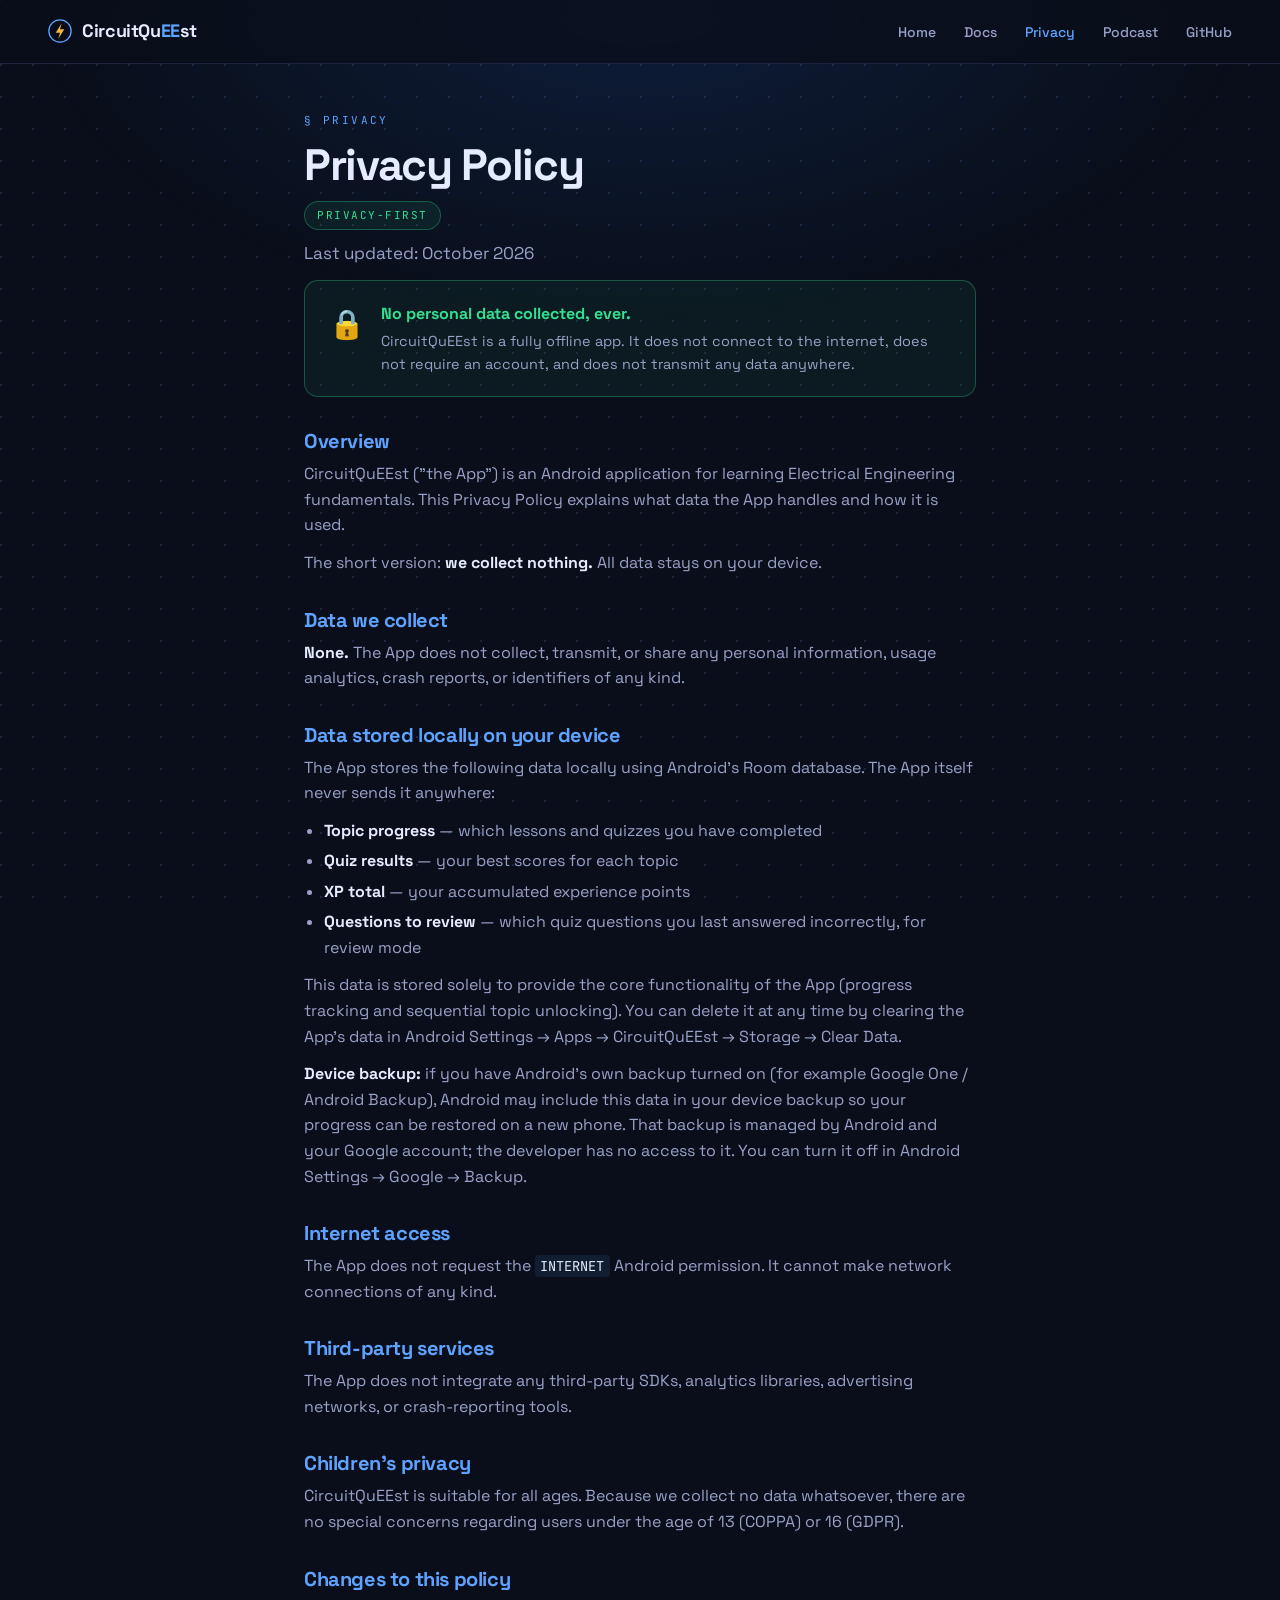
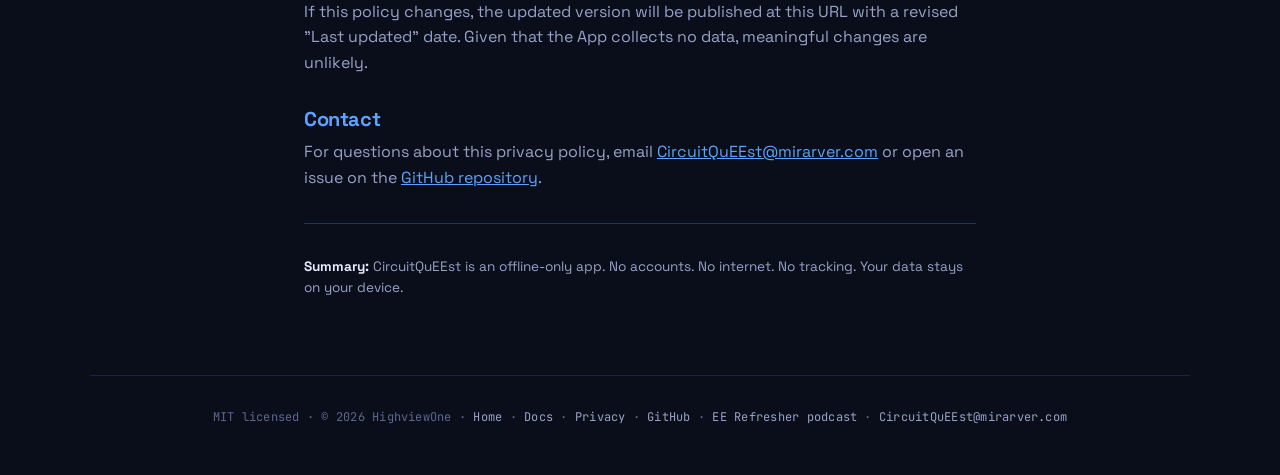
<file: docs/privacy.html>
<!DOCTYPE html>
<html lang="en">
<head>
  <meta charset="UTF-8">
  <meta name="viewport" content="width=device-width, initial-scale=1.0">
  <title>Privacy Policy — CircuitQuEEst</title>
  <meta name="description" content="CircuitQuEEst privacy policy. We collect no personal data.">
  <link rel="canonical" href="https://circuitquest.mirarver.com/privacy.html">
  <meta name="theme-color" content="#0a0e1a">
  <link rel="icon" href="favicon.ico" sizes="48x48">
  <link rel="icon" href="img/icon-192.png" type="image/png" sizes="192x192">
  <link rel="apple-touch-icon" href="apple-touch-icon.png">
  <link rel="preconnect" href="https://fonts.googleapis.com">
  <link rel="preconnect" href="https://fonts.gstatic.com" crossorigin>
  <link href="https://fonts.googleapis.com/css2?family=Space+Grotesk:wght@400;500;600;700&family=JetBrains+Mono:wght@400;500;600&display=swap" rel="stylesheet">
  <link rel="stylesheet" href="style.css">
  <style>
    .policy-body {
      max-width: 720px;
      margin: 0 auto;
      padding: 3rem 1.5rem 4rem;
    }

    .policy-body h2 {
      font-size: 1.25rem;
      color: var(--blue-light);
      margin-top: 2rem;
      margin-bottom: 0.5rem;
    }

    .policy-body p {
      color: var(--text-muted);
      margin-bottom: 0.75rem;
    }

    .policy-body ul {
      margin: 0.5rem 0 0.75rem 1.25rem;
      color: var(--text-muted);
    }

    .policy-body ul li { margin-bottom: 0.3rem; }
    .policy-body strong { color: var(--text); }
    .page-lede .badge { margin-bottom: 10px; }
    @media (max-width: 760px) { .policy-body { padding: 2rem 16px 3rem; } }

    .no-data-banner {
      background: rgba(52,224,144,0.06);
      border: 1px solid rgba(52,224,144,0.3);
      border-radius: var(--radius);
      padding: 1.25rem 1.5rem;
      margin-bottom: 2rem;
      display: flex;
      gap: 1rem;
      align-items: flex-start;
    }

    .no-data-banner .icon { font-size: 1.8rem; flex-shrink: 0; }
    .no-data-banner strong { color: var(--green); display: block; margin-bottom: 0.25rem; }
    .no-data-banner p { color: var(--text-muted); font-size: 0.9rem; margin: 0; }
  </style>
</head>
<body>

<nav>
  <a href="./" class="nav-brand" aria-label="CircuitQuEEst home">
    <svg viewBox="0 0 28 28" width="24" height="24" aria-hidden="true">
      <circle cx="14" cy="14" r="13" fill="none" stroke="#5da3ff" stroke-width="1.5" />
      <path d="M16 5 L9 16 H14 L12 23 L19 12 H14 Z" fill="#f4b840" />
    </svg>
    <span class="brand-text">CircuitQu<i>EE</i>st</span>
  </a>
  <ul class="nav-links">
    <li><a href="./">Home</a></li>
    <li><a href="documentation.html">Docs</a></li>
    <li><a href="privacy.html" class="active" aria-current="page">Privacy</a></li>
    <li class="ext"><a href="https://eerefresher.mirarver.com/">Podcast</a></li>
    <li class="ext"><a href="https://github.com/HighviewOne/CircuitQueest">GitHub</a></li>
  </ul>
</nav>

<div class="policy-body">
  <div class="page-eyebrow">§ PRIVACY</div>
  <h1 class="page-title">Privacy Policy</h1>
  <p class="page-lede"><span class="badge badge-green">Privacy-first</span><br>Last updated: October 2026</p>

  <div class="no-data-banner">
    <div class="icon" aria-hidden="true">🔒</div>
    <div>
      <strong>No personal data collected, ever.</strong>
      <p>CircuitQuEEst is a fully offline app. It does not connect to the internet, does not require an account, and does not transmit any data anywhere.</p>
    </div>
  </div>

  <h2>Overview</h2>
  <p>
    CircuitQuEEst ("the App") is an Android application for learning Electrical Engineering fundamentals. This Privacy Policy explains what data the App handles and how it is used.
  </p>
  <p>
    The short version: <strong>we collect nothing.</strong> All data stays on your device.
  </p>

  <h2>Data we collect</h2>
  <p>
    <strong>None.</strong> The App does not collect, transmit, or share any personal information, usage analytics, crash reports, or identifiers of any kind.
  </p>

  <h2>Data stored locally on your device</h2>
  <p>The App stores the following data locally using Android's Room database. The App itself never sends it anywhere:</p>
  <ul>
    <li><strong>Topic progress</strong> — which lessons and quizzes you have completed</li>
    <li><strong>Quiz results</strong> — your best scores for each topic</li>
    <li><strong>XP total</strong> — your accumulated experience points</li>
    <li><strong>Questions to review</strong> — which quiz questions you last answered incorrectly, for review mode</li>
  </ul>
  <p>
    This data is stored solely to provide the core functionality of the App (progress tracking and sequential topic unlocking). You can delete it at any time by clearing the App's data in Android Settings → Apps → CircuitQuEEst → Storage → Clear Data.
  </p>
  <p>
    <strong>Device backup:</strong> if you have Android's own backup turned on (for example Google One / Android Backup), Android may include this data in your device backup so your progress can be restored on a new phone. That backup is managed by Android and your Google account; the developer has no access to it. You can turn it off in Android Settings → Google → Backup.
  </p>

  <h2>Internet access</h2>
  <p>
    The App does not request the <code>INTERNET</code> Android permission. It cannot make network connections of any kind.
  </p>

  <h2>Third-party services</h2>
  <p>
    The App does not integrate any third-party SDKs, analytics libraries, advertising networks, or crash-reporting tools.
  </p>

  <h2>Children's privacy</h2>
  <p>
    CircuitQuEEst is suitable for all ages. Because we collect no data whatsoever, there are no special concerns regarding users under the age of 13 (COPPA) or 16 (GDPR).
  </p>

  <h2>Changes to this policy</h2>
  <p>
    If this policy changes, the updated version will be published at this URL with a revised "Last updated" date. Given that the App collects no data, meaningful changes are unlikely.
  </p>

  <h2>Contact</h2>
  <p>
    For questions about this privacy policy, email
    <a href="mailto:CircuitQuEEst@mirarver.com">CircuitQuEEst@mirarver.com</a>
    or open an issue on the
    <a href="https://github.com/HighviewOne/CircuitQueest/issues" target="_blank" rel="noopener">GitHub repository</a>.
  </p>

  <hr>
  <p style="font-size:0.85rem;">
    <strong>Summary:</strong> CircuitQuEEst is an offline-only app. No accounts. No internet. No tracking. Your data stays on your device.
  </p>
</div>

<footer>
  MIT licensed · © 2026 HighviewOne ·
  <a href="./">Home</a> · <a href="documentation.html">Docs</a> · <a href="privacy.html">Privacy</a> ·
  <a href="https://github.com/HighviewOne/CircuitQueest">GitHub</a> ·
  <a href="https://eerefresher.mirarver.com/">EE Refresher podcast</a> ·
  <a href="mailto:CircuitQuEEst@mirarver.com">CircuitQuEEst@mirarver.com</a>
</footer>

</body>
</html>
</file>
<file: docs/landing.css>
/* Landing page styles */

.lp {
  min-height: 100%;
  background: #0a0e1a;
  color: #e6ecff;
  font-family: var(--cq-display);
  position: relative;
  overflow: hidden;
}

.lp__pcb { position: absolute; inset: 0; pointer-events: none; z-index: 0; }
.lp > *:not(.lp__pcb) { position: relative; z-index: 1; }

/* Nav */
.lp__nav {
  display: flex;
  align-items: center;
  justify-content: space-between;
  padding: 20px 48px;
  border-bottom: 1px solid #1d2340;
  background: rgba(10,14,26,0.7);
  backdrop-filter: blur(8px);
  position: sticky;
  top: 0;
  z-index: 10;
}
.lp__brand {
  display: flex; align-items: center; gap: 10px;
  color: inherit; text-decoration: none;
  font-size: 18px; font-weight: 700; letter-spacing: -0.02em;
}
.lp__brand i { color: #5da3ff; font-style: normal; }
.lp__nav-links { display: flex; align-items: center; gap: 28px; }
.lp__nav-links a {
  color: #98a2c8;
  text-decoration: none;
  font-size: 14px;
  font-weight: 500;
  transition: color 0.15s;
}
.lp__nav-links a:hover { color: #e6ecff; }
.lp__nav-cta {
  background: #161b2e;
  border: 1px solid #2a3258;
  padding: 8px 14px;
  border-radius: 10px;
  color: #5da3ff !important;
  font-family: var(--cq-mono);
  font-size: 12px !important;
  letter-spacing: 0.05em;
}
.lp__nav-cta:hover { border-color: #2480ff; color: #fff !important; }

/* Hero */
.lp__hero {
  max-width: 1200px;
  margin: 0 auto;
  padding: 80px 48px 60px;
  display: grid;
  grid-template-columns: 1fr 480px;
  gap: 60px;
  align-items: center;
}

.lp__eyebrow {
  display: inline-flex;
  align-items: center;
  gap: 8px;
  font-family: var(--cq-mono);
  font-size: 11px;
  letter-spacing: 0.18em;
  color: #4fd6e8;
  background: rgba(79, 214, 232, 0.08);
  border: 1px solid rgba(79, 214, 232, 0.25);
  padding: 6px 12px;
  border-radius: 100px;
  margin-bottom: 24px;
}
.lp__eyebrow-dot {
  width: 6px; height: 6px;
  border-radius: 50%;
  background: #4fd6e8;
  box-shadow: 0 0 8px #4fd6e8;
  animation: cq-pulse 2s ease-in-out infinite;
}
@keyframes cq-pulse {
  0%, 100% { opacity: 1; }
  50% { opacity: 0.35; }
}

.lp__title {
  font-size: 64px;
  font-weight: 800;
  line-height: 1.02;
  letter-spacing: -0.035em;
  margin: 0 0 20px;
  text-wrap: balance;
}
.lp__title-grad {
  background: linear-gradient(135deg, #5da3ff, #4fd6e8 50%, #f4b840);
  -webkit-background-clip: text;
  background-clip: text;
  color: transparent;
}

.lp__sub {
  font-size: 18px;
  line-height: 1.55;
  color: #98a2c8;
  max-width: 560px;
  margin: 0 0 32px;
  text-wrap: pretty;
}

.lp__cta-row { display: flex; gap: 12px; margin-bottom: 48px; flex-wrap: wrap; }

.lp__btn {
  height: 52px;
  padding: 0 22px;
  border-radius: 12px;
  display: inline-flex;
  align-items: center;
  gap: 10px;
  font-weight: 600;
  font-size: 15px;
  text-decoration: none;
  transition: all 0.15s;
  border: 1px solid transparent;
}
.lp__btn--primary {
  background: linear-gradient(180deg, #2480ff, #0a3a8c);
  color: white;
  border-color: #5da3ff;
  box-shadow: 0 0 24px rgba(36,128,255,0.4), inset 0 1px 0 rgba(255,255,255,0.18);
}
.lp__btn--primary:hover { box-shadow: 0 0 36px rgba(36,128,255,0.55); transform: translateY(-1px); }
.lp__btn--ghost {
  background: #161b2e;
  color: #e6ecff;
  border-color: #2a3258;
}
.lp__btn--ghost:hover { border-color: #3b4577; }
.lp__btn-meta {
  font-family: var(--cq-mono);
  font-size: 11px;
  background: rgba(255,255,255,0.18);
  padding: 3px 7px;
  border-radius: 4px;
  letter-spacing: 0.04em;
  font-weight: 500;
}

.lp__install-hint {
  margin: -32px 0 40px;
  font-size: 14px;
  color: #98a2c8;
}
.lp__install-hint a { color: #5da3ff; }

.lp__stats { display: flex; gap: 40px; flex-wrap: wrap; }
.lp__stat-num {
  font-size: 32px;
  font-weight: 700;
  letter-spacing: -0.025em;
  color: #5da3ff;
  font-variant-numeric: tabular-nums;
}
.lp__stat-num i { color: #f4b840; font-style: normal; }
.lp__stat-lbl {
  font-family: var(--cq-mono);
  font-size: 10px;
  color: #5d678f;
  letter-spacing: 0.16em;
  text-transform: uppercase;
  margin-top: 2px;
}

/* Hero visual phone */
.lp__hero-visual {
  position: relative;
  display: flex;
  justify-content: center;
  align-items: center;
}
.lp__phone-glow {
  position: absolute;
  inset: -40px;
  background: radial-gradient(circle, rgba(36,128,255,0.3), transparent 60%);
  filter: blur(40px);
  pointer-events: none;
}
.lp__phone {
  width: 320px;
  background: #161b2e;
  border: 2px solid #2a3258;
  border-radius: 36px;
  padding: 14px;
  position: relative;
  box-shadow: 0 0 80px rgba(36,128,255,0.25), 0 30px 60px rgba(0,0,0,0.6);
}


/* Real screenshot inside the phone frame */
.lp__phone-shot {
  display: block;
  width: 100%;
  height: auto;
  border-radius: 24px;
  border: 1px solid #2a3258;
  box-sizing: border-box;
}

/* Readout */
.lp__readout {
  position: absolute;
  bottom: 20px;
  left: -60px;
  background: rgba(10,14,26,0.92);
  border: 1px solid #2a3258;
  border-radius: 10px;
  padding: 10px 12px;
  font-family: var(--cq-mono);
  font-size: 11px;
  min-width: 130px;
  box-shadow: 0 0 24px rgba(79,214,232,0.2);
}
.lp__readout-row {
  display: flex; justify-content: space-between; gap: 12px;
  padding: 3px 0;
}
.lp__readout-row span:first-child { color: #5da3ff; font-weight: 700; }
.lp__readout-row span:last-child { color: #f4b840; font-variant-numeric: tabular-nums; }

/* Sections */
.lp__features, .lp__screens, .lp__topics, .lp__podcast, .lp__cta {
  max-width: 1200px;
  margin: 0 auto;
  padding: 80px 48px;
}

.lp__section-eyebrow {
  font-family: var(--cq-mono);
  font-size: 11px;
  letter-spacing: 0.22em;
  color: #5da3ff;
  margin-bottom: 14px;
}
.lp__section-title {
  font-size: 44px;
  font-weight: 700;
  letter-spacing: -0.03em;
  line-height: 1.05;
  margin: 0 0 48px;
  max-width: 700px;
  text-wrap: balance;
}

.lp__feature-grid {
  display: grid;
  grid-template-columns: repeat(3, 1fr);
  gap: 16px;
}
.lp__feature {
  padding: 24px;
  background: linear-gradient(180deg, #1d2340, #161b2e);
  border: 1px solid #2a3258;
  border-radius: 16px;
  transition: all 0.2s;
}
.lp__feature:hover { border-color: #3b4577; transform: translateY(-2px); }
.lp__feature-glyph {
  width: 48px; height: 48px;
  border-radius: 12px;
  background: #0a0e1a;
  border: 1px solid #2a3258;
  display: flex; align-items: center; justify-content: center;
  font-family: var(--cq-mono);
  font-size: 20px;
  font-weight: 700;
  margin-bottom: 16px;
}
.lp__feature-glyph--blue { color: #5da3ff; border-color: rgba(93,163,255,0.35); box-shadow: 0 0 16px rgba(36,128,255,0.18) inset; }
.lp__feature-glyph--cyan { color: #4fd6e8; border-color: rgba(79,214,232,0.35); box-shadow: 0 0 16px rgba(79,214,232,0.18) inset; }
.lp__feature-glyph--gold { color: #f4b840; border-color: rgba(244,184,64,0.35); box-shadow: 0 0 16px rgba(244,184,64,0.18) inset; }
.lp__feature h3 {
  font-size: 17px;
  font-weight: 600;
  letter-spacing: -0.015em;
  margin: 0 0 8px;
}
.lp__feature p {
  font-size: 14px;
  line-height: 1.5;
  color: #98a2c8;
  margin: 0;
  text-wrap: pretty;
}

/* Screenshots */
.lp__screens { padding-top: 0; }
.lp__shot-strip {
  display: grid;
  grid-template-columns: repeat(5, 1fr);
  gap: 16px;
}
.lp__shot { margin: 0; }
.lp__shot img {
  display: block;
  width: 100%;
  height: auto;
  border-radius: 20px;
  border: 1px solid #2a3258;
  box-shadow: 0 20px 40px rgba(0,0,0,0.45);
}
.lp__shot figcaption {
  font-family: var(--cq-mono);
  font-size: 11px;
  letter-spacing: 0.16em;
  text-transform: uppercase;
  color: #5d678f;
  margin-top: 12px;
  text-align: center;
}

/* Topics */
.lp__topic-grid {
  display: grid;
  grid-template-columns: repeat(3, 1fr);
  gap: 16px;
}
.lp__track {
  padding: 20px;
  background: #161b2e;
  border: 1px solid #2a3258;
  border-radius: 14px;
}
.lp__track-head { display: flex; align-items: center; gap: 12px; margin-bottom: 14px; }
.lp__track-glyph {
  width: 36px; height: 36px;
  border-radius: 10px;
  background: #0a0e1a;
  border: 1px solid rgba(93,163,255,0.3);
  display: flex; align-items: center; justify-content: center;
  font-family: var(--cq-mono);
  font-size: 14px;
  font-weight: 700;
  color: #5da3ff;
}
.lp__track-name { font-size: 14px; font-weight: 600; }
.lp__track-meta { font-family: var(--cq-mono); font-size: 10px; color: #5d678f; letter-spacing: 0.04em; }
.lp__track-topics {
  list-style: none;
  margin: 0;
  padding: 0;
  display: flex;
  flex-direction: column;
  gap: 4px;
}
.lp__track-topics li {
  font-family: var(--cq-mono);
  font-size: 11.5px;
  color: #98a2c8;
  padding: 4px 8px;
  background: #0f1422;
  border-radius: 4px;
  border-left: 2px solid #2a3258;
}

/* CTA card */
.lp__cta-card {
  background: linear-gradient(135deg, #161b2e, #1d2340);
  border: 1px solid #3b4577;
  border-radius: 24px;
  padding: 60px 48px;
  text-align: center;
  position: relative;
  overflow: hidden;
  box-shadow: 0 0 60px rgba(36,128,255,0.18);
}
.lp__cta-card::before {
  content: '';
  position: absolute;
  top: -50%; left: 50%;
  width: 600px; height: 600px;
  transform: translateX(-50%);
  background: radial-gradient(circle, rgba(36,128,255,0.18), transparent 60%);
  pointer-events: none;
}
.lp__cta-corners i {
  position: absolute;
  width: 16px; height: 16px;
  border: 1.5px solid #5da3ff;
}
.lp__cta-corners i:nth-child(1) { top: 16px; left: 16px; border-right: none; border-bottom: none; }
.lp__cta-corners i:nth-child(2) { top: 16px; right: 16px; border-left: none; border-bottom: none; }
.lp__cta-corners i:nth-child(3) { bottom: 16px; left: 16px; border-right: none; border-top: none; }
.lp__cta-corners i:nth-child(4) { bottom: 16px; right: 16px; border-left: none; border-top: none; }

.lp__cta-eyebrow {
  font-family: var(--cq-mono);
  font-size: 11px;
  letter-spacing: 0.22em;
  color: #4fd6e8;
  margin-bottom: 16px;
  position: relative;
}
.lp__cta-card h2 {
  font-size: 44px;
  font-weight: 700;
  letter-spacing: -0.03em;
  margin: 0 0 12px;
  position: relative;
}
.lp__cta-card h2 i { color: #5da3ff; font-style: normal; }
.lp__cta-card p {
  font-size: 16px;
  color: #98a2c8;
  margin: 0 0 28px;
  position: relative;
}
.lp__cta-card .lp__cta-row {
  justify-content: center;
  margin-bottom: 0;
  position: relative;
}
.lp__steps {
  position: relative;
  max-width: 560px;
  margin: 36px auto 0;
  padding: 0;
  list-style: none;
  counter-reset: step;
  text-align: left;
  display: flex;
  flex-direction: column;
  gap: 14px;
}
.lp__steps li {
  counter-increment: step;
  display: flex;
  gap: 14px;
  font-size: 15px;
  line-height: 1.5;
  color: #98a2c8;
}
.lp__steps li::before {
  content: counter(step);
  flex-shrink: 0;
  width: 28px; height: 28px;
  border-radius: 50%;
  border: 1px solid #5da3ff;
  color: #5da3ff;
  font-family: var(--cq-mono);
  font-size: 13px;
  font-weight: 700;
  display: flex; align-items: center; justify-content: center;
}
.lp__steps b { color: #e6ecff; font-weight: 600; }

/* Footer */
.lp__footer {
  max-width: 1200px;
  margin: 0 auto;
  padding: 32px 48px 48px;
  display: flex;
  align-items: center;
  justify-content: space-between;
  border-top: 1px solid #1d2340;
  flex-wrap: wrap;
  gap: 16px;
}
.lp__footer-brand { display: flex; align-items: center; gap: 10px; font-weight: 700; }
.lp__footer-brand i { color: #5da3ff; font-style: normal; }
.lp__footer-text { font-family: var(--cq-mono); font-size: 11px; color: #5d678f; letter-spacing: 0.04em; }
.lp__podcast { padding-top: 0; }
.lp__podcast .lp__sub { max-width: 700px; }
.lp__podcast .lp__sub a { color: #5da3ff; }
.lp__podcast .lp__cta-row { margin-bottom: 0; }
.lp__footer-links { display: flex; gap: 20px; flex-wrap: wrap; }
.lp__footer-links a {
  color: #98a2c8;
  text-decoration: none;
  font-size: 13px;
  font-family: var(--cq-mono);
}
.lp__footer-links a:hover { color: #5da3ff; }

@media (max-width: 980px) {
  .lp__hero { grid-template-columns: minmax(0, 1fr); }
  .lp__title { font-size: 44px; }
  .lp__feature-grid, .lp__topic-grid { grid-template-columns: repeat(2, 1fr); }
  /* Five screenshots don't split evenly, so below desktop they become a swipeable row. */
  .lp__shot-strip {
    display: flex;
    overflow-x: auto;
    scroll-snap-type: x mandatory;
    padding-bottom: 12px;
  }
  .lp__shot { flex: 0 0 min(260px, 62%); scroll-snap-align: start; }
}

/* Phones: the desktop 48px gutters and 44–64px headings don't fit, and the nav
   pushed the Download button off-screen. */
@media (max-width: 600px) {
  .lp__nav { padding: 14px 16px; gap: 12px; }
  .lp__nav-links a:not(.lp__nav-cta) { display: none; }
  .lp__nav-cta { padding: 7px 10px; letter-spacing: 0; white-space: nowrap; }
  .lp__btn, .lp__btn-meta { white-space: nowrap; }
  .lp__hero { padding: 48px 16px 40px; gap: 48px; }
  .lp__eyebrow { max-width: 100%; box-sizing: border-box; letter-spacing: 0.1em; }
  .lp__title { font-size: 40px; }
  .lp__sub { font-size: 16px; }
  .lp__phone { width: min(320px, 100%); box-sizing: border-box; }
  .lp__readout { left: -8px; }
  .lp__install-hint { margin: -36px 0 32px; }
  .lp__stats { gap: 24px; }
  .lp__features, .lp__screens, .lp__topics, .lp__podcast, .lp__cta { padding-left: 16px; padding-right: 16px; }
  .lp__features, .lp__topics, .lp__cta { padding-top: 56px; padding-bottom: 56px; }
  .lp__section-title { font-size: 32px; margin-bottom: 32px; }
  .lp__feature-grid, .lp__topic-grid { grid-template-columns: 1fr; }
  .lp__cta-card { padding: 40px 20px; }
  .lp__cta-card h2 { font-size: 30px; line-height: 1.15; }
  .lp__steps li { font-size: 14px; }
  .lp__footer { padding: 28px 16px 40px; }
}
@media (max-width: 359px) {
  .lp__btn-meta { display: none; }
}
</file>
<file: docs/style.css>
/* ========================================
   CircuitQuEEst — Docs & Privacy styles
   Same design language as landing.css (cockpit palette,
   Space Grotesk + JetBrains Mono). Pages load the fonts.
   ======================================== */

:root {
  --bg:          #0a0e1a;
  --surface:     #161b2e;
  --surface-lite:#1d2340;
  --blue:        #2480ff;
  --blue-light:  #5da3ff;
  --cyan:        #4fd6e8;
  --gold:        #f4b840;
  --gold-light:  #f4b840;
  --green:       #34e090;
  --red:         #ff5c6c;
  --text:        #e6ecff;
  --text-muted:  #98a2c8;
  --text-dim:    #5d678f;
  --border:      #2a3258;
  --radius:      14px;
  --radius-sm:   10px;
  --display:     'Space Grotesk', system-ui, sans-serif;
  --mono:        'JetBrains Mono', 'Fira Code', monospace;
}

*, *::before, *::after { box-sizing: border-box; margin: 0; padding: 0; }

html { scroll-behavior: smooth; scroll-padding-top: 80px; }

body {
  font-family: var(--display);
  background: var(--bg);
  color: var(--text);
  line-height: 1.6;
  font-size: 16px;
}

/* ---- PCB dot grid + top glow, as on the landing page ---- */
body::before {
  content: '';
  position: fixed;
  inset: 0;
  z-index: -1;
  background:
    radial-gradient(ellipse 80% 60% at 50% 0%, rgba(36,128,255,0.14), transparent 60%),
    radial-gradient(circle at 1px 1px, rgba(53,83,151,0.35) 1px, transparent 1.5px) 0 0 / 32px 32px;
  pointer-events: none;
}

a { color: var(--blue-light); }

/* ---- Navigation ---- */
nav {
  position: sticky;
  top: 0;
  z-index: 100;
  background: rgba(10,14,26,0.75);
  backdrop-filter: blur(8px);
  -webkit-backdrop-filter: blur(8px);
  border-bottom: 1px solid #1d2340;
  padding: 0 48px;
  height: 64px;
  display: flex;
  align-items: center;
  justify-content: space-between;
  gap: 16px;
}

.nav-brand {
  display: flex;
  align-items: center;
  gap: 10px;
  font-size: 18px;
  font-weight: 700;
  letter-spacing: -0.02em;
  color: var(--text);
  text-decoration: none;
  white-space: nowrap;
}
.nav-brand i { color: var(--blue-light); font-style: normal; }
.nav-brand svg { display: block; }

.nav-links {
  display: flex;
  gap: 28px;
  list-style: none;
}

.nav-links a {
  color: var(--text-muted);
  text-decoration: none;
  font-size: 14px;
  font-weight: 500;
  transition: color 0.15s;
}

.nav-links a:hover { color: var(--text); }
.nav-links a.active { color: var(--blue-light); }

/* ---- Page header ---- */
.page-eyebrow {
  font-family: var(--mono);
  font-size: 11px;
  letter-spacing: 0.22em;
  color: var(--blue-light);
  margin-bottom: 12px;
}
.page-title {
  font-size: 44px;
  font-weight: 700;
  letter-spacing: -0.03em;
  line-height: 1.05;
  margin-bottom: 12px;
}
.page-lede { color: var(--text-muted); font-size: 17px; margin-bottom: 2rem; max-width: 640px; }

/* ---- Badge ---- */
.badge {
  display: inline-flex;
  align-items: center;
  gap: 8px;
  padding: 5px 12px;
  border-radius: 100px;
  font-family: var(--mono);
  font-size: 11px;
  letter-spacing: 0.14em;
  text-transform: uppercase;
}
.badge-blue  { background: rgba(93,163,255,0.08); border: 1px solid rgba(93,163,255,0.3); color: var(--blue-light); }
.badge-gold  { background: rgba(244,184,64,0.08); border: 1px solid rgba(244,184,64,0.3); color: var(--gold); }
.badge-green { background: rgba(52,224,144,0.08); border: 1px solid rgba(52,224,144,0.3); color: var(--green); }

/* ---- Footer ---- */
footer {
  max-width: 1100px;
  margin: 0 auto;
  border-top: 1px solid #1d2340;
  padding: 32px 48px 48px;
  color: var(--text-dim);
  font-family: var(--mono);
  font-size: 12px;
  letter-spacing: 0.02em;
  text-align: center;
}

footer a { color: var(--text-muted); text-decoration: none; }
footer a:hover { color: var(--blue-light); }

/* ---- Table ---- */
table {
  width: 100%;
  border-collapse: collapse;
  font-size: 0.9rem;
}
th {
  text-align: left;
  padding: 10px 12px;
  background: var(--surface-lite);
  color: var(--text-dim);
  font-family: var(--mono);
  font-weight: 600;
  font-size: 11px;
  text-transform: uppercase;
  letter-spacing: 0.12em;
}
td {
  padding: 10px 12px;
  border-bottom: 1px solid var(--border);
  vertical-align: middle;
  color: var(--text-muted);
}
td:first-child { font-family: var(--mono); color: var(--text-dim); white-space: nowrap; }
td strong { color: var(--text); font-weight: 600; }
tr:last-child td { border-bottom: none; }
tr:hover td { background: rgba(93,163,255,0.04); }

/* ---- Code ---- */
pre, code { font-family: var(--mono); font-size: 0.85rem; }

pre {
  background: #0f1422;
  border: 1px solid var(--border);
  border-radius: var(--radius-sm);
  padding: 1rem 1.25rem;
  overflow-x: auto;
  line-height: 1.7;
  margin-bottom: 1rem;
  color: var(--text);
}

code {
  background: rgba(93,163,255,0.1);
  color: var(--text);
  padding: 0.15em 0.4em;
  border-radius: 4px;
}

pre code { background: none; padding: 0; }

/* ---- Typography ---- */
h1,h2,h3,h4 { font-weight: 700; line-height: 1.2; letter-spacing: -0.02em; }
h2 { font-size: 1.6rem; }
h3 { font-size: 1.1rem; }

hr { border: none; border-top: 1px solid var(--border); margin: 2rem 0; }

:focus-visible { outline: 2px solid var(--blue-light); outline-offset: 2px; border-radius: 4px; }

/* ---- Responsive ---- */
@media (max-width: 760px) {
  nav { padding: 0 16px; height: 56px; }
  .nav-links { gap: 16px; }
  .nav-links .ext { display: none; }   /* Podcast / GitHub stay in the footer */
  .page-title { font-size: 34px; }
  footer { padding: 28px 16px 40px; }
}
@media (max-width: 380px) {
  .nav-brand .brand-text { display: none; }
}
</file>
